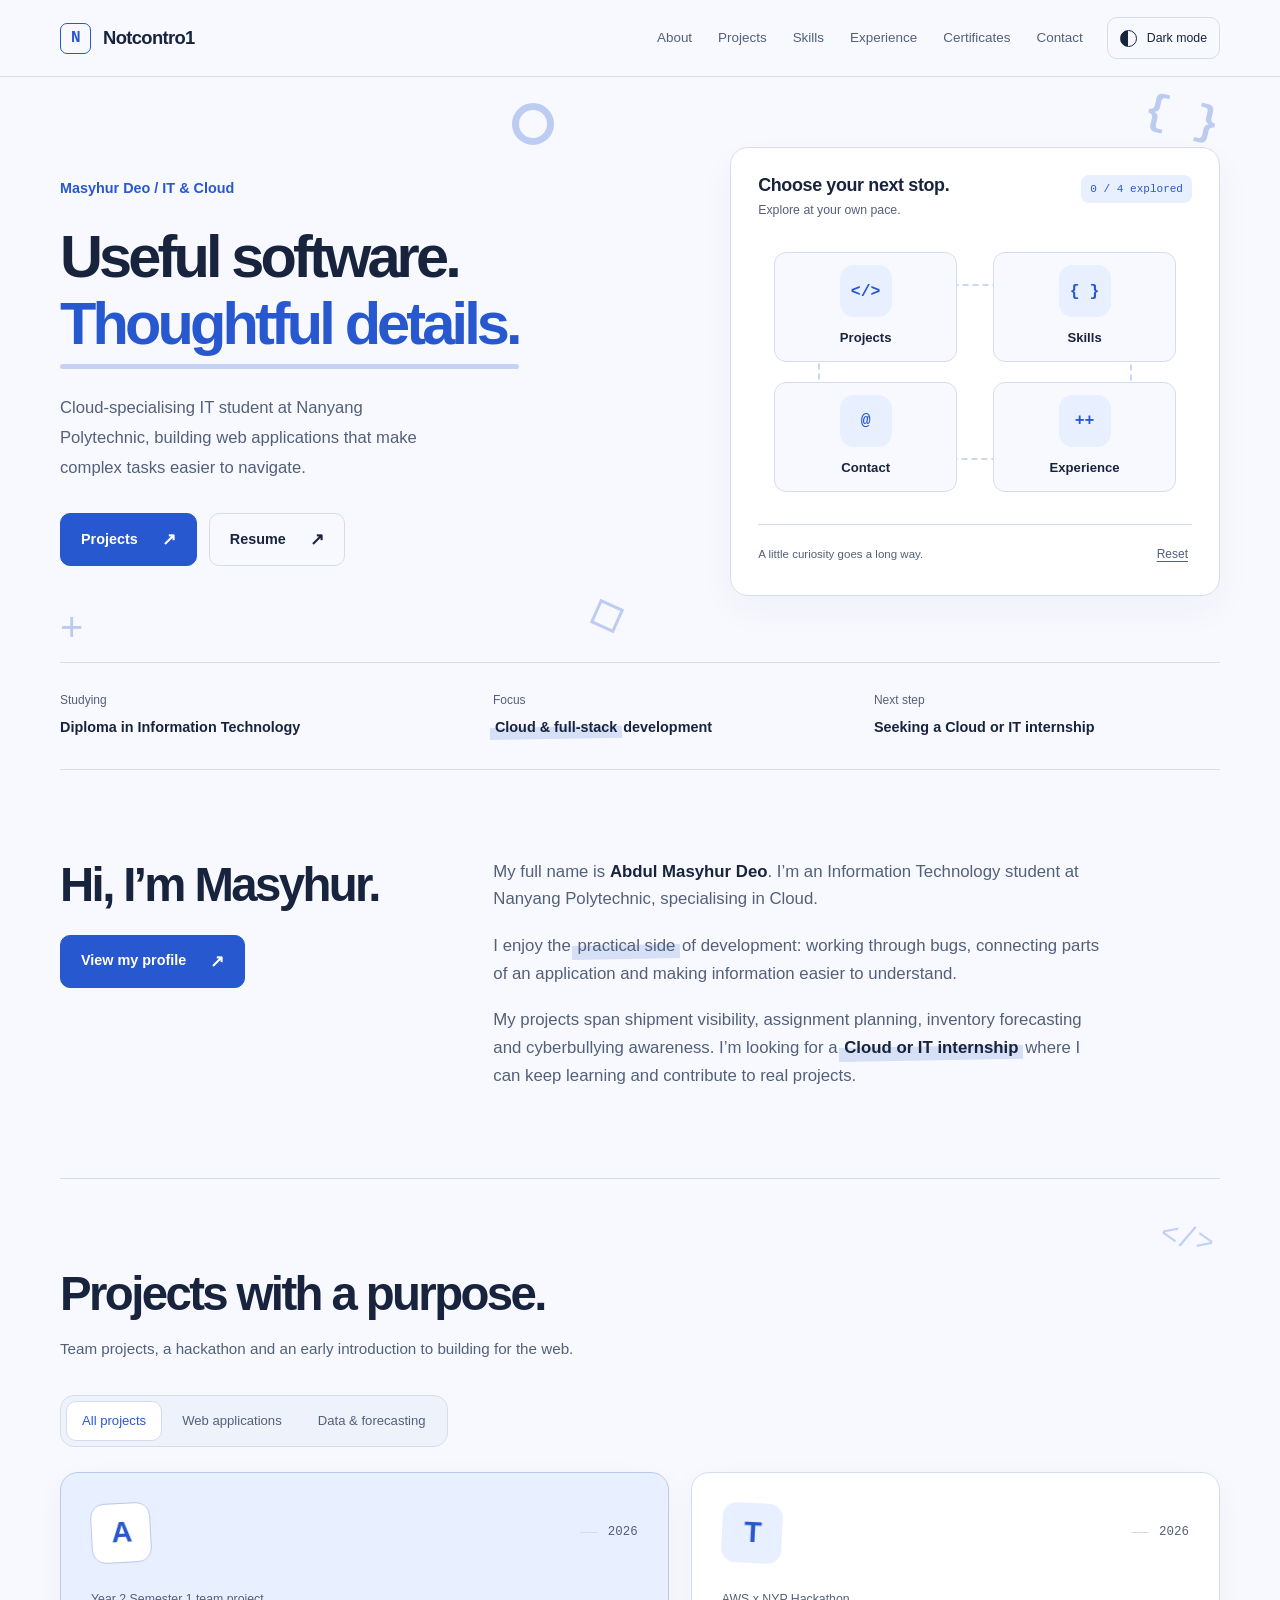
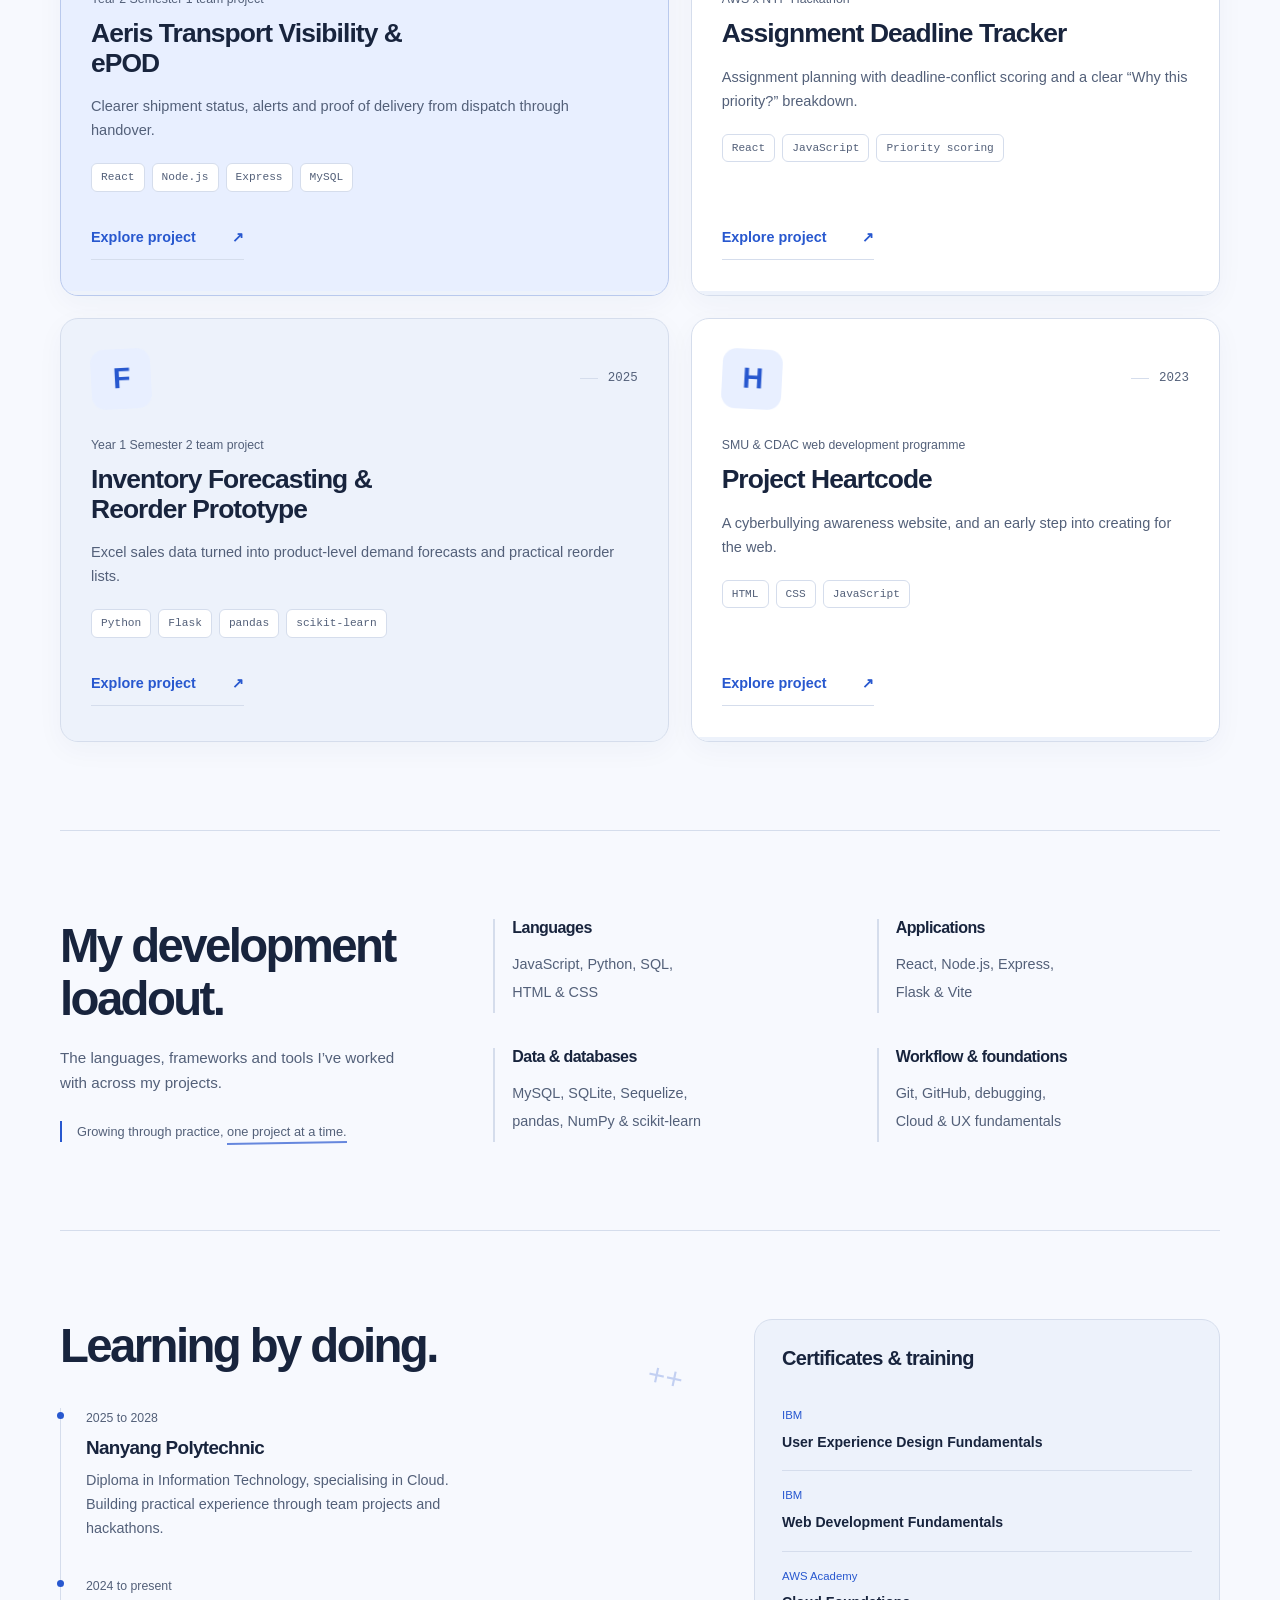
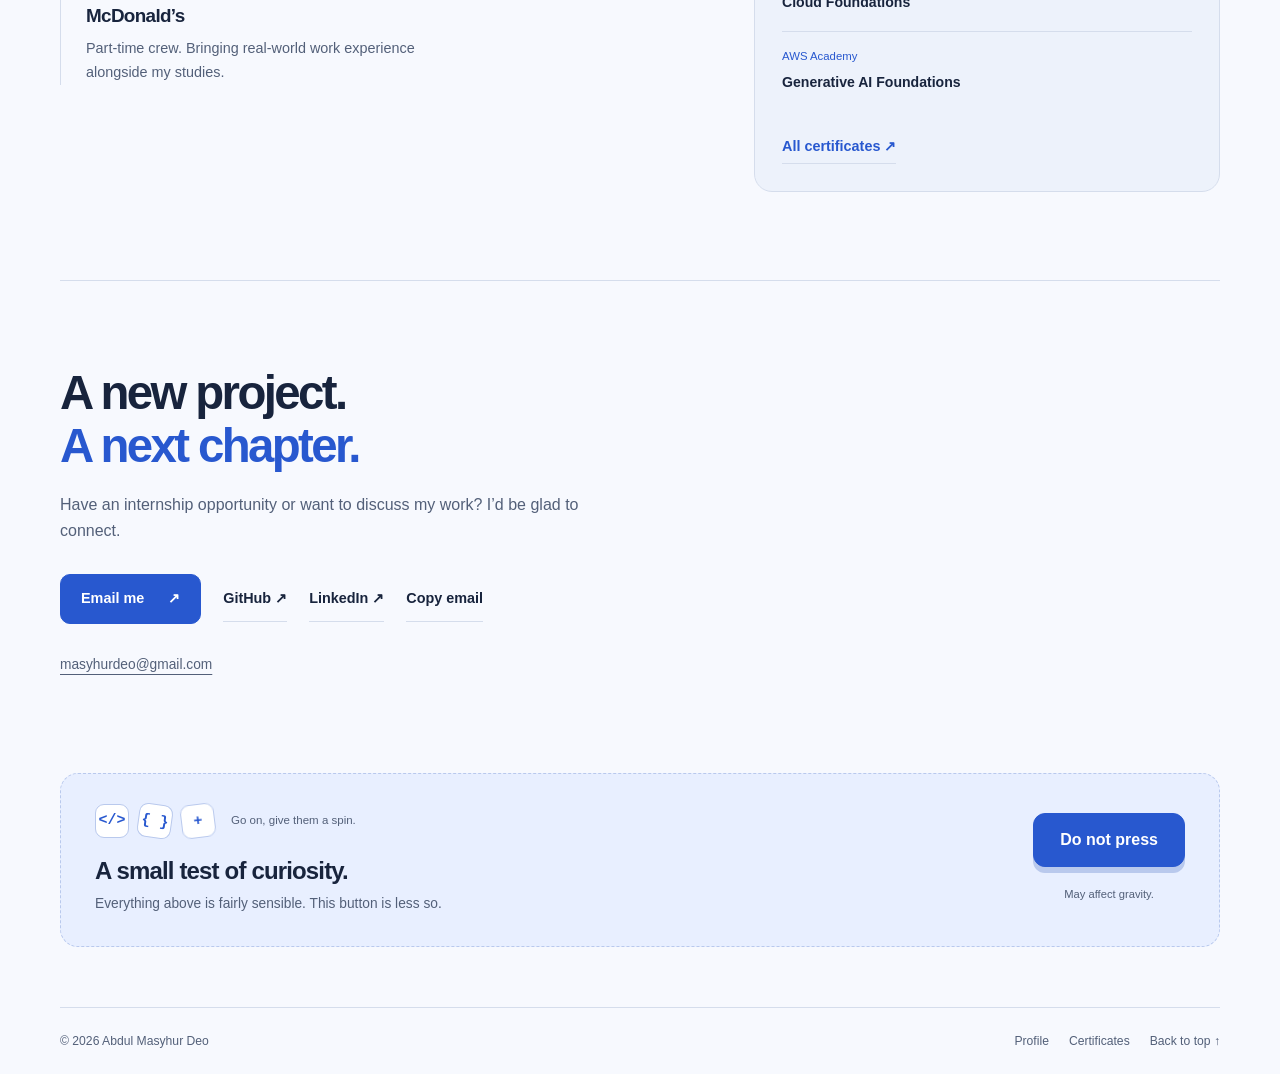
<file: index.html>
<!doctype html>
<html lang="en" data-theme="light">
<head>
  <meta charset="utf-8">
  <meta name="viewport" content="width=device-width, initial-scale=1">
  <meta name="description" content="Abdul Masyhur Deo, an Information Technology student at Nanyang Polytechnic specialising in Cloud. Full-stack, data and web projects.">
  <meta name="theme-color" content="#f7f9fe">
  <title>Masyhur Deo | IT &amp; Cloud Portfolio</title>
  <script>
    // A fresh visitor always starts in light mode. This new key retires
    // earlier system-derived preferences; deliberate choices still persist.
    try { document.documentElement.dataset.theme = localStorage.getItem('md-theme-v2') === 'dark' ? 'dark' : 'light'; }
    catch { document.documentElement.dataset.theme = 'light'; }
  </script>
  <link rel="stylesheet" href="style.css">
  <link rel="stylesheet" href="gravity.css">
</head>
<body data-page="home">
  <a class="skip" href="#main">Skip to content</a>
  <header>
    <div class="wrap header-inner">
      <a class="brand" href="profile.html" aria-label="Notcontro1 profile"><span class="brand-mark" aria-hidden="true">N</span>Notcontro1<span class="sr-only">, Masyhur Deo</span></a>
      <nav id="navigation" aria-label="Main navigation"><a href="#about">About</a><a href="#projects">Projects</a><a href="#skills">Skills</a><a href="#experience">Experience</a><a href="certificates.html">Certificates</a><a href="#contact">Contact</a></nav>
      <button class="icon-button theme-control" id="theme-toggle" type="button" aria-label="Switch colour theme" title="Switch colour theme"><span class="theme-symbol" aria-hidden="true"></span><span class="theme-label" aria-hidden="true">Dark mode</span></button>
      <button class="icon-button menu-button" id="menu-toggle" type="button" aria-expanded="false" aria-controls="navigation">Menu</button>
    </div>
  </header>
  <main id="main">
    <section class="wrap hero" id="home" aria-labelledby="hero-title">
      <div class="ambient" aria-hidden="true"><span class="ambient-shape ambient-ring"></span><span class="ambient-shape ambient-diamond"></span><span class="ambient-shape ambient-brace">{ }</span><span class="ambient-shape ambient-plus">+</span></div>
      <div class="hero-copy">
        <div class="hero-intro">Masyhur Deo / IT &amp; Cloud</div>
        <h1 id="hero-title">Useful software.<span>Thoughtful details.</span></h1>
        <p>Cloud-specialising IT student at Nanyang Polytechnic, building web applications that make complex tasks easier to navigate.</p>
        <div class="hero-actions"><a class="button primary" href="#projects">Projects <span class="arrow" aria-hidden="true">↗</span></a><button class="button" type="button" id="resume-open">Resume <span class="arrow" aria-hidden="true">↗</span></button></div>
      </div>
      <aside class="route" aria-labelledby="route-title">
        <div class="route-heading"><div><h2 id="route-title">Choose your next stop.</h2><p>Explore at your own pace.</p></div><span class="route-count mono" id="route-count">0 / 4 explored</span></div>
        <div class="route-map" aria-label="Portfolio exploration map">
          <a class="map-stop" href="#projects" data-stop="projects" style="--i:0"><span class="stop-icon" aria-hidden="true">&lt;/&gt;</span><span>Projects</span></a>
          <a class="map-stop" href="#skills" data-stop="skills" style="--i:1"><span class="stop-icon" aria-hidden="true">{ }</span><span>Skills</span></a>
          <a class="map-stop" href="#experience" data-stop="experience" style="--i:2"><span class="stop-icon" aria-hidden="true">++</span><span>Experience</span></a>
          <a class="map-stop" href="#contact" data-stop="contact" style="--i:3"><span class="stop-icon" aria-hidden="true">@</span><span>Contact</span></a>
        </div>
        <div class="route-footer"><span id="route-message">A little curiosity goes a long way.</span><button id="reset-progress" type="button" aria-label="Reset exploration progress">Reset</button></div>
      </aside>
    </section>
    <div class="wrap intro-strip" aria-label="At a glance"><div><span>Studying</span><strong>Diploma in Information Technology</strong></div><div><span>Focus</span><strong><mark class="scroll-highlight">Cloud &amp; full-stack</mark> development</strong></div><div><span>Next step</span><strong>Seeking a Cloud or IT internship</strong></div></div>
    <section class="wrap content-section" id="about" aria-labelledby="about-title">
      <div class="about-layout">
        <div class="about-intro reveal">
          <h2 id="about-title" data-typewriter>Hi, I’m Masyhur.</h2>
          <a class="button primary" href="profile.html">View my profile <span class="arrow" aria-hidden="true">&nearr;</span></a>
        </div>
        <div class="about-copy reveal">
          <p>My full name is <strong>Abdul Masyhur Deo</strong>. I’m an Information Technology student at Nanyang Polytechnic, specialising in Cloud.</p>
          <p>I enjoy the <mark class="scroll-highlight">practical side</mark> of development: working through bugs, connecting parts of an application and making information easier to understand.</p>
          <p>My projects span shipment visibility, assignment planning, inventory forecasting and cyberbullying awareness. I’m looking for a <strong><mark class="scroll-highlight">Cloud or IT internship</mark></strong> where I can keep learning and contribute to real projects.</p>
        </div>
      </div>
    </section>
    <section class="wrap content-section" id="projects" data-explore aria-labelledby="projects-title">
      <span class="section-object" aria-hidden="true">&lt;/&gt;</span><div class="section-heading reveal"><h2 id="projects-title" data-typewriter>Projects with a purpose.</h2><p>Team projects, a hackathon and an early introduction to building for the web.</p></div>
      <div class="filter-bar" role="group" aria-label="Filter projects"><span class="filter-indicator" aria-hidden="true"></span><button class="filter-button" type="button" data-filter="all" aria-pressed="true">All projects</button><button class="filter-button" type="button" data-filter="web" aria-pressed="false">Web applications</button><button class="filter-button" type="button" data-filter="data" aria-pressed="false">Data &amp; forecasting</button></div>
      <p class="sr-only" id="filter-status" role="status" aria-live="polite"></p>
      <div class="projects-grid">
        <article class="project reveal" data-category="web" data-id="aeris"><div class="project-top"><span class="project-mark" aria-hidden="true">A</span><span class="mono project-year project-index">2026</span></div><div class="project-role">Year 2 Semester 1 team project</div><h3>Aeris Transport Visibility &amp; ePOD</h3><p>Clearer shipment status, alerts and proof of delivery from dispatch through handover.</p><ul class="tags" aria-label="Technologies"><li>React</li><li>Node.js</li><li>Express</li><li>MySQL</li></ul><button class="text-link" type="button" data-project="aeris" aria-haspopup="dialog">Explore project <span aria-hidden="true">↗</span></button></article>
        <article class="project reveal" data-category="web" data-id="tracker"><div class="project-top"><span class="project-mark" aria-hidden="true">T</span><span class="mono project-year project-index">2026</span></div><div class="project-role">AWS x NYP Hackathon</div><h3>Assignment Deadline Tracker</h3><p>Assignment planning with deadline-conflict scoring and a clear “Why this priority?” breakdown.</p><ul class="tags" aria-label="Technologies"><li>React</li><li>JavaScript</li><li>Priority scoring</li></ul><button class="text-link" type="button" data-project="tracker" aria-haspopup="dialog">Explore project <span aria-hidden="true">↗</span></button></article>
        <article class="project reveal" data-category="data" data-id="inventory"><div class="project-top"><span class="project-mark" aria-hidden="true">F</span><span class="mono project-year project-index">2025</span></div><div class="project-role">Year 1 Semester 2 team project</div><h3>Inventory Forecasting &amp; Reorder Prototype</h3><p>Excel sales data turned into product-level demand forecasts and practical reorder lists.</p><ul class="tags" aria-label="Technologies"><li>Python</li><li>Flask</li><li>pandas</li><li>scikit-learn</li></ul><button class="text-link" type="button" data-project="inventory" aria-haspopup="dialog">Explore project <span aria-hidden="true">↗</span></button></article>
        <article class="project reveal" data-category="web" data-id="heartcode"><div class="project-top"><span class="project-mark" aria-hidden="true">H</span><span class="mono project-year project-index">2023</span></div><div class="project-role">SMU &amp; CDAC web development programme</div><h3>Project Heartcode</h3><p>A cyberbullying awareness website, and an early step into creating for the web.</p><ul class="tags" aria-label="Technologies"><li>HTML</li><li>CSS</li><li>JavaScript</li></ul><button class="text-link" type="button" data-project="heartcode" aria-haspopup="dialog">Explore project <span aria-hidden="true">↗</span></button></article>
      </div>
    </section>
    <section class="wrap content-section" id="skills" data-explore aria-labelledby="skills-title">
      <div class="skills-layout"><div class="skills-intro reveal"><h2 id="skills-title" data-typewriter>My development loadout.</h2><p>The languages, frameworks and tools I’ve worked with across my projects.</p><div class="skills-note">Growing through practice, <span class="draw-underline">one project at a time.</span></div></div><div class="skills-groups"><div class="skill-group reveal"><h3>Languages</h3><p>JavaScript, Python, SQL,<br>HTML &amp; CSS</p></div><div class="skill-group reveal"><h3>Applications</h3><p>React, Node.js, Express,<br>Flask &amp; Vite</p></div><div class="skill-group reveal"><h3>Data &amp; databases</h3><p>MySQL, SQLite, Sequelize,<br>pandas, NumPy &amp; scikit-learn</p></div><div class="skill-group reveal"><h3>Workflow &amp; foundations</h3><p>Git, GitHub, debugging,<br>Cloud &amp; UX fundamentals</p></div></div></div>
    </section>
    <section class="wrap content-section" id="experience" data-explore aria-labelledby="experience-title">
      <div class="experience-layout"><div class="reveal"><span class="section-object" aria-hidden="true">++</span><h2 id="experience-title">Learning by doing.</h2><div class="timeline"><article class="timeline-item"><time>2025 to 2028</time><h3>Nanyang Polytechnic</h3><p>Diploma in Information Technology, specialising in Cloud. Building practical experience through team projects and hackathons.</p></article><article class="timeline-item"><time>2024 to present</time><h3>McDonald’s</h3><p>Part-time crew. Bringing real-world work experience alongside my studies.</p></article></div></div><aside class="training reveal" aria-labelledby="training-title"><h3 id="training-title">Certificates &amp; training</h3><ul class="training-list"><li><span>IBM</span><strong>User Experience Design Fundamentals</strong></li><li><span>IBM</span><strong>Web Development Fundamentals</strong></li><li><span>AWS Academy</span><strong>Cloud Foundations</strong></li><li><span>AWS Academy</span><strong>Generative AI Foundations</strong></li></ul><a class="text-link" href="certificates.html">All certificates <span aria-hidden="true">↗</span></a></aside></div>
    </section>
    <section class="wrap contact" id="contact" data-explore aria-labelledby="contact-title"><h2 class="reveal" id="contact-title">A new project.<br><span>A next chapter.</span></h2><p class="reveal">Have an internship opportunity or want to discuss my work? I’d be glad to connect.</p><div class="contact-actions reveal"><a class="button primary" href="mailto:masyhurdeo@gmail.com">Email me <span aria-hidden="true">↗</span></a><a class="text-link" href="https://github.com/masyhurdeo" target="_blank" rel="noopener noreferrer">GitHub <span aria-hidden="true">↗</span><span class="sr-only"> (opens in a new tab)</span></a><a class="text-link" href="https://www.linkedin.com/in/masyhur-deo-5b10a5367" target="_blank" rel="noopener noreferrer">LinkedIn <span aria-hidden="true">↗</span><span class="sr-only"> (opens in a new tab)</span></a><button class="text-link" type="button" id="copy-email">Copy email</button></div><a class="contact-email" href="mailto:masyhurdeo@gmail.com">masyhurdeo@gmail.com</a></section>
    <section class="wrap mischief" aria-labelledby="mischief-title">
      <div class="mischief-inner reveal">
        <div>
          <div class="toy-shelf" aria-label="A few things to play with">
            <button class="toy" type="button" data-toy aria-label="Spin the code block" title="Give it a spin">&lt;/&gt;</button>
            <button class="toy" type="button" data-toy aria-label="Spin the bracket block" title="Give it a spin">{ }</button>
            <button class="toy" type="button" data-toy aria-label="Spin the plus block" title="Give it a spin">+</button>
            <span class="toy-hint">Go on, give them a spin.</span>
          </div>
          <h2 id="mischief-title">A small test of curiosity.</h2>
          <p>Everything above is fairly sensible. This button is less so.</p>
        </div>
        <div class="mischief-action"><button class="danger-button" id="do-not-press" type="button" aria-haspopup="dialog">Do not press</button><small>May affect gravity.</small></div>
      </div>
    </section>

  </main>
  <footer class="wrap"><span>© <span id="year">2026</span> Abdul Masyhur Deo</span><div class="footer-links"><a href="profile.html">Profile</a><a href="certificates.html">Certificates</a><a href="#home">Back to top ↑</a></div></footer>
  <dialog id="project-dialog" aria-labelledby="dialog-title"><div class="dialog-bar"><span id="dialog-context">Project details</span><button class="icon-button" type="button" data-close aria-label="Close project details">×</button></div><div class="dialog-body" id="project-body"></div></dialog>
  <dialog id="resume-dialog" aria-labelledby="resume-title"><div class="dialog-bar"><span>Resume overview</span><button class="icon-button" type="button" data-close aria-label="Close resume">×</button></div><div class="dialog-body"><h2 id="resume-title">Abdul Masyhur Deo</h2><p>Information Technology / Cloud</p><h3>Profile</h3><p>Nanyang Polytechnic IT diploma student specialising in Cloud, with full-stack web project experience using React, Node.js, Express and MySQL. Seeking a Cloud or IT internship.</p><h3>Education &amp; experience</h3><ul><li>Nanyang Polytechnic: Diploma in Information Technology, 2025 to 2028.</li><li>McDonald’s: Part-time crew, 2024 to present.</li></ul><h3>Selected work</h3><p>Aeris Transport Visibility &amp; ePOD, Assignment Deadline Tracker, Inventory Forecasting &amp; Reorder Prototype, and Project Heartcode.</p><div class="dialog-actions"><button class="button primary" type="button" id="print-resume">Print / save PDF <span aria-hidden="true">↗</span></button><a class="button" href="mailto:masyhurdeo@gmail.com">Email me</a></div><p class="source-note">Use your browser’s print dialog to save a clean, text-based resume as PDF.</p></div></dialog>
  <dialog id="chaos-dialog" aria-labelledby="chaos-title" aria-describedby="chaos-description">
    <div class="chaos-stage" id="chaos-stage" aria-hidden="true"></div>
    <div class="chaos-recovery">
      <div><h2 id="chaos-title">You pressed it.</h2><p id="chaos-description">Pick up a piece, move it around, and let go.</p><p class="chaos-status" id="chaos-status" role="status" aria-live="polite">Gravity is ready when you are.</p></div>
      <div class="chaos-actions"><button class="button" type="button" id="nudge-pieces">Nudge pieces</button><button class="button primary" type="button" id="rebuild-site">Put it back together <span aria-hidden="true">↗</span></button></div>
      <small>Mouse and touch both work. Escape puts the page back together.</small>
    </div>
  </dialog>

  <div class="toast" id="toast" role="status" aria-live="polite" aria-atomic="true"></div>
  <!-- This section appears only when printing. Update it with the visible portfolio. -->
  <article id="resume-sheet" aria-label="Printable resume">
    <h1>Abdul Masyhur Deo</h1><p>INFORMATION TECHNOLOGY / CLOUD</p><p>Email: masyhurdeo@gmail.com | GitHub: github.com/masyhurdeo</p><p>Information Technology diploma student at Nanyang Polytechnic specialising in Cloud, with project experience in full-stack web development using React, Node.js, Express and MySQL. Brings practical debugging, teamwork and real-world experience from group projects, robotics and part-time work. Seeking a Cloud or IT internship.</p>
    <h2>EDUCATION</h2><p><strong>Nanyang Polytechnic</strong> | 2025 to 2028<br>Diploma in Information Technology, Cloud specialisation</p>
    <h2>SKILLS</h2><p>JavaScript, Python, SQL, HTML, CSS, React, Node.js, Express, Flask, MySQL, SQLite, Git, GitHub, Vite, Sequelize, pandas, NumPy and scikit-learn.</p>
    <h2>PROJECT EXPERIENCE</h2>
    <div class="print-item"><h3>Aeris Transport Visibility &amp; ePOD Module | 2026</h3><p>Year 2 Semester 1 team project. React, Vite, Node.js, Express, MySQL, Sequelize.</p><ul><li>Helped develop shipment visibility and proof of delivery from dispatch through handover.</li><li>Worked on shipment dashboards, alerts and proof of delivery screens.</li><li>Collaborated via GitHub and resolved integration, styling and build issues.</li></ul></div>
    <div class="print-item"><h3>Assignment Deadline Tracker | 2026</h3><p>AWS x NYP Hackathon. React, JavaScript.</p><ul><li>Contributed to assignment organisation based on deadline and workload.</li><li>Worked on deadline-conflict scoring and a “Why this priority?” breakdown.</li></ul></div>
    <div class="print-item"><h3>Inventory Forecasting &amp; Reorder Prototype | 2025</h3><p>Year 1 Semester 2 team project. Python, Flask, pandas, NumPy, scikit-learn.</p><ul><li>Worked on a prototype processing Excel sales data with linear regression to forecast product demand.</li><li>Included product and status filters, alert levels and CSV reorder lists.</li></ul></div>
    <div class="print-item"><h3>Project Heartcode | 2023</h3><p>HTML, CSS, JavaScript. A cyberbullying awareness website through a programme organised by SMU and CDAC.</p></div>
    <h2>WORK EXPERIENCE</h2><p><strong>McDonald’s</strong> | Part-time crew | 2024 to present</p>
    <h2>CERTIFICATES &amp; TRAINING</h2><p>IBM User Experience Design Fundamentals; IBM Web Development Fundamentals; AWS Academy Cloud Foundations; AWS Academy Generative AI Foundations.</p>
  </article>
  <noscript><p class="wrap" style="padding-block:20px">Projects, skills and contact details are available above. Enable JavaScript for project details, filters and exploration badges.</p></noscript>
  <script src="site.js"></script>
  <script src="home.js"></script>
  <script src="playful.js"></script>
  <script src="vendor/matter.min.js"></script>
  <script src="physics-world.js"></script>
  <script src="gravity.js"></script>
</body>
</html>
</file>
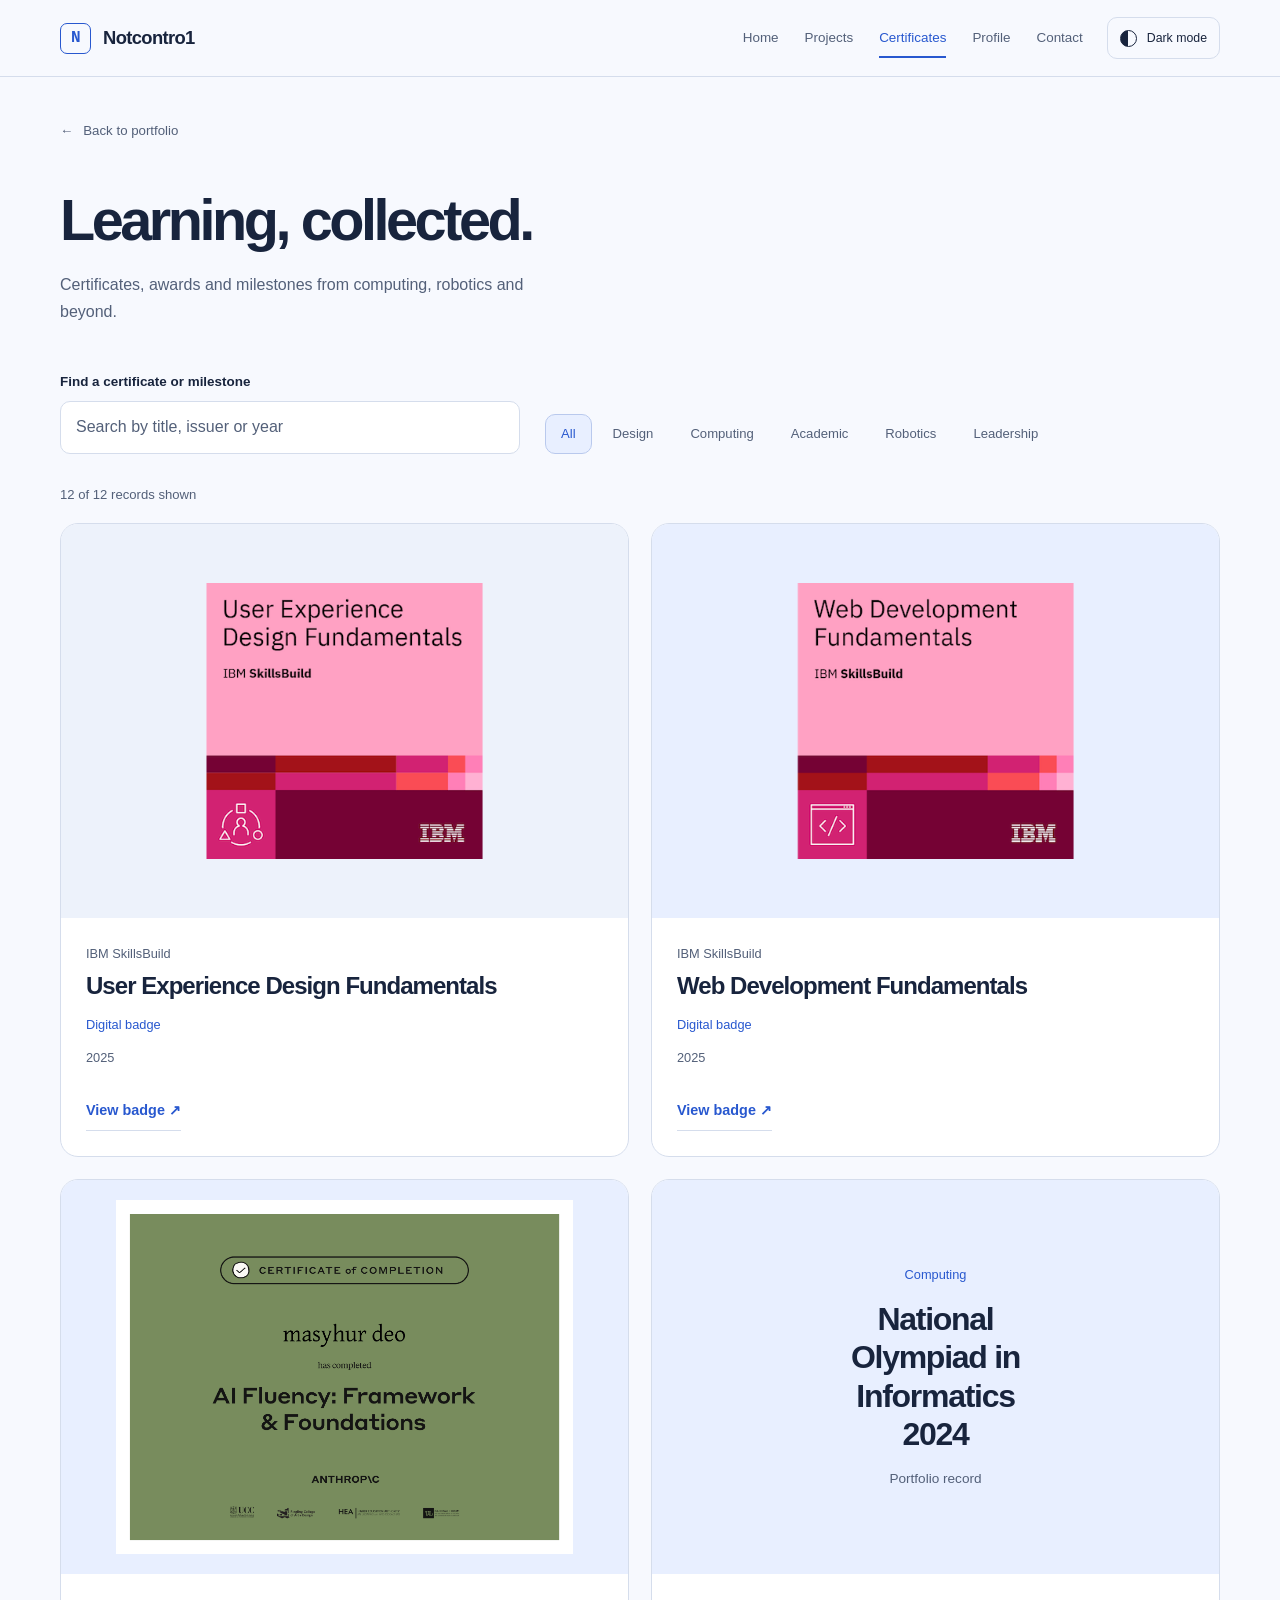
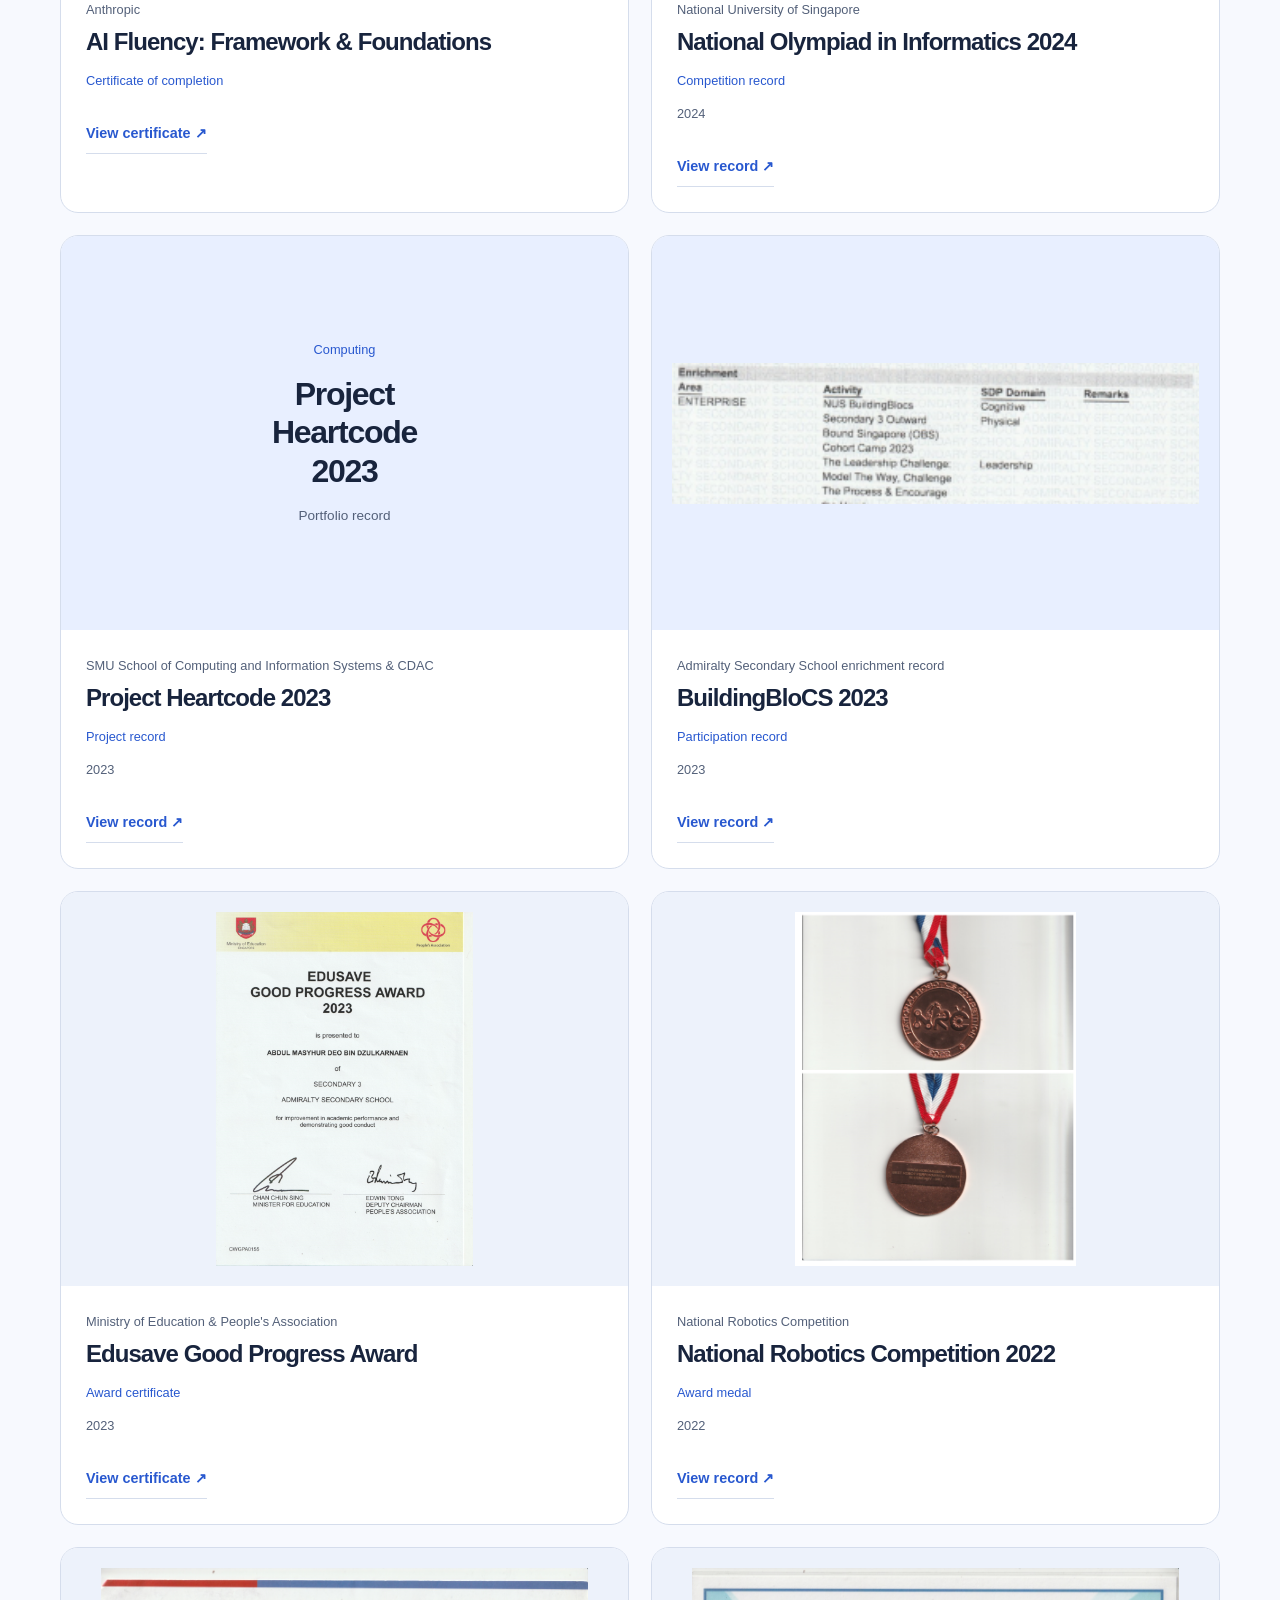
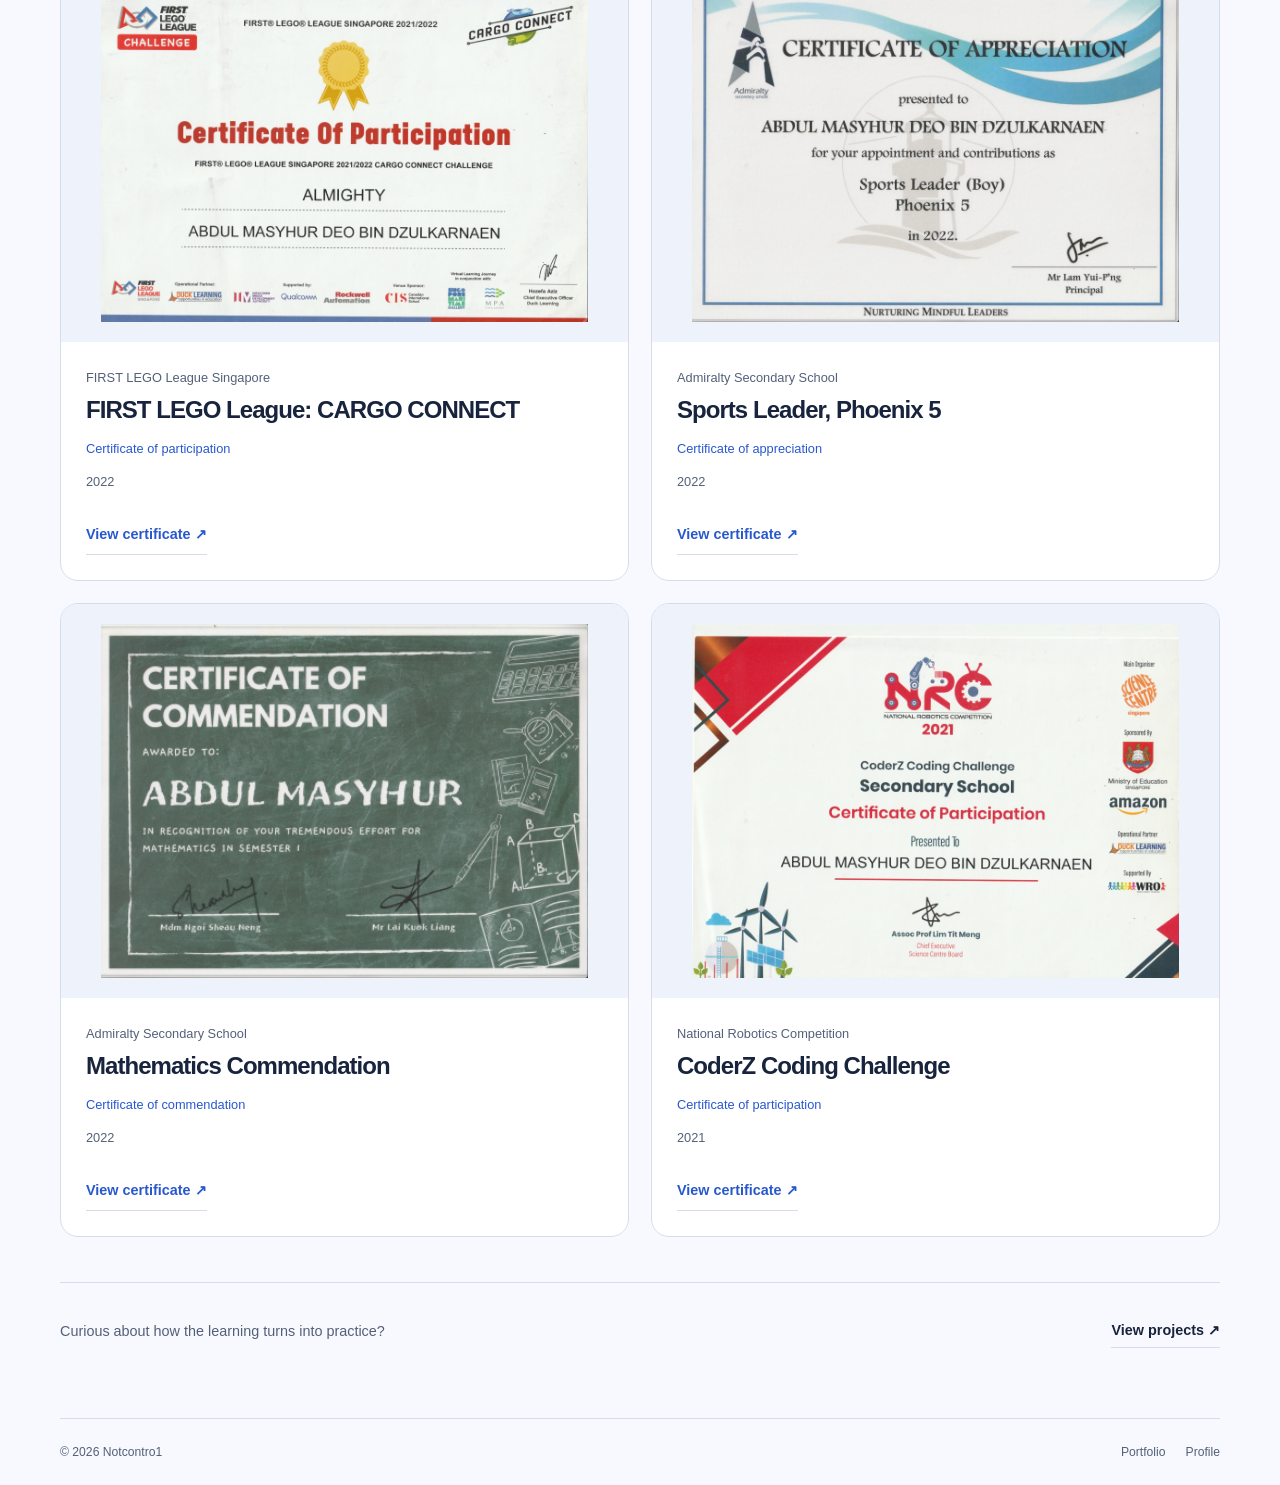
<file: certificates.html>
<!doctype html>
<html lang="en" data-theme="light">
<head>
  <meta charset="utf-8">
  <meta name="viewport" content="width=device-width, initial-scale=1">
  <meta name="description" content="Abdul Masyhur Deo's certificates and milestones in AI, computing, robotics, academics and leadership.">
  <meta name="theme-color" content="#f7f9fe">
  <title>Certificates | Notcontro1</title>
  <script>try { document.documentElement.dataset.theme = localStorage.getItem('md-theme-v2') === 'dark' ? 'dark' : 'light'; } catch { document.documentElement.dataset.theme = 'light'; }</script>
  <link rel="stylesheet" href="style.css">
  <link rel="stylesheet" href="pages.css">
</head>
<body data-page="certificates">
  <a class="skip" href="#main">Skip to content</a>
  <header><div class="wrap header-inner">
    <a class="brand" href="profile.html" aria-label="Notcontro1 profile"><span class="brand-mark" aria-hidden="true">N</span>Notcontro1</a>
    <nav id="navigation" aria-label="Main navigation"><a href="index.html">Home</a><a href="index.html#projects">Projects</a><a href="certificates.html" data-page-link="certificates">Certificates</a><a href="profile.html" data-page-link="profile">Profile</a><a href="index.html#contact">Contact</a></nav>
    <button class="icon-button theme-control" id="theme-toggle" type="button" aria-label="Switch to dark mode" title="Switch to dark mode"><span class="theme-symbol" aria-hidden="true"></span><span class="theme-label" aria-hidden="true">Dark mode</span></button>
    <button class="icon-button menu-button" id="menu-toggle" type="button" aria-expanded="false" aria-controls="navigation">Menu</button>
  </div></header>
  <main class="wrap page-shell" id="main">
    <a class="page-back" href="index.html"><span aria-hidden="true">←</span> Back to portfolio</a>
    <div class="page-heading page-arrive"><h1>Learning, collected.</h1><p>Certificates, awards and milestones from computing, robotics and beyond.</p></div>
    <section aria-label="Certificate collection">
      <div id="certificate-controls" class="certificate-controls" hidden>
        <div class="certificate-search-field"><label for="certificate-search">Find a certificate or milestone</label><input type="search" id="certificate-search" placeholder="Search by title, issuer or year" autocomplete="off"></div>
        <div class="certificate-filters" id="certificate-filters" role="group" aria-label="Filter certificates"></div>
      </div>
      <p id="certificate-status" class="collection-count" role="status" aria-live="polite"></p>
      <div id="certificates-empty" class="certificates-empty page-arrive">
        <div class="collection-note"><span class="collection-symbol" aria-hidden="true">[ + ]</span><h2>Nothing on the wall yet.</h2><p>There's room for the milestones to come.</p></div>
        <div class="certificate-placeholder-grid" aria-label="Places for future certificates">
          <div class="certificate-placeholder"><span class="paper-outline" aria-hidden="true"></span><strong>Certificate preview</strong><span>To be added</span></div>
          <div class="certificate-placeholder"><span class="paper-outline" aria-hidden="true"></span><strong>Certificate preview</strong><span>To be added</span></div>
          <div class="certificate-placeholder"><span class="paper-outline" aria-hidden="true"></span><strong>Certificate preview</strong><span>To be added</span></div>
          <div class="certificate-placeholder"><span class="paper-outline" aria-hidden="true"></span><strong>Certificate preview</strong><span>To be added</span></div>
        </div>
      </div>
      <div id="certificate-grid" class="certificate-grid"></div>
      <div id="certificate-no-results" class="certificate-no-results" hidden><h2>No matching records.</h2><p>Try a different title, issuer or category.</p><button id="certificate-clear-search" type="button" class="button">Clear filters</button></div>
    </section>
    <aside class="collection-footer"><p>Curious about how the learning turns into practice?</p><a class="text-link" href="index.html#projects">View projects <span aria-hidden="true">↗</span></a></aside>
    <noscript><p class="source-note">Enable JavaScript to browse the collection, including AI Fluency, robotics certificates, the Edusave award and leadership recognition.</p></noscript>
  </main>
  <footer class="wrap"><span>© <span id="year">2026</span> Notcontro1</span><div class="footer-links"><a href="index.html">Portfolio</a><a href="profile.html">Profile</a></div></footer>
  <dialog id="certificate-dialog" aria-labelledby="certificate-title" aria-describedby="certificate-description"><div class="dialog-bar"><span id="certificate-kind">Certificate details</span><button class="icon-button" id="certificate-close" type="button" aria-label="Close certificate details">×</button></div><div class="dialog-body"><h2 id="certificate-title">Certificate</h2><p id="certificate-issuer"></p><p id="certificate-description" class="certificate-description"></p><p id="certificate-preview-fallback" class="certificate-preview-fallback">A preview image has not been added.</p><img id="certificate-preview" class="certificate-preview" alt="" hidden><div class="dialog-actions" id="certificate-links"></div></div></dialog>
  <script src="site.js"></script>
  <script src="certificates-data.js"></script>
  <script src="certificates.js"></script>
</body>
</html>
</file>
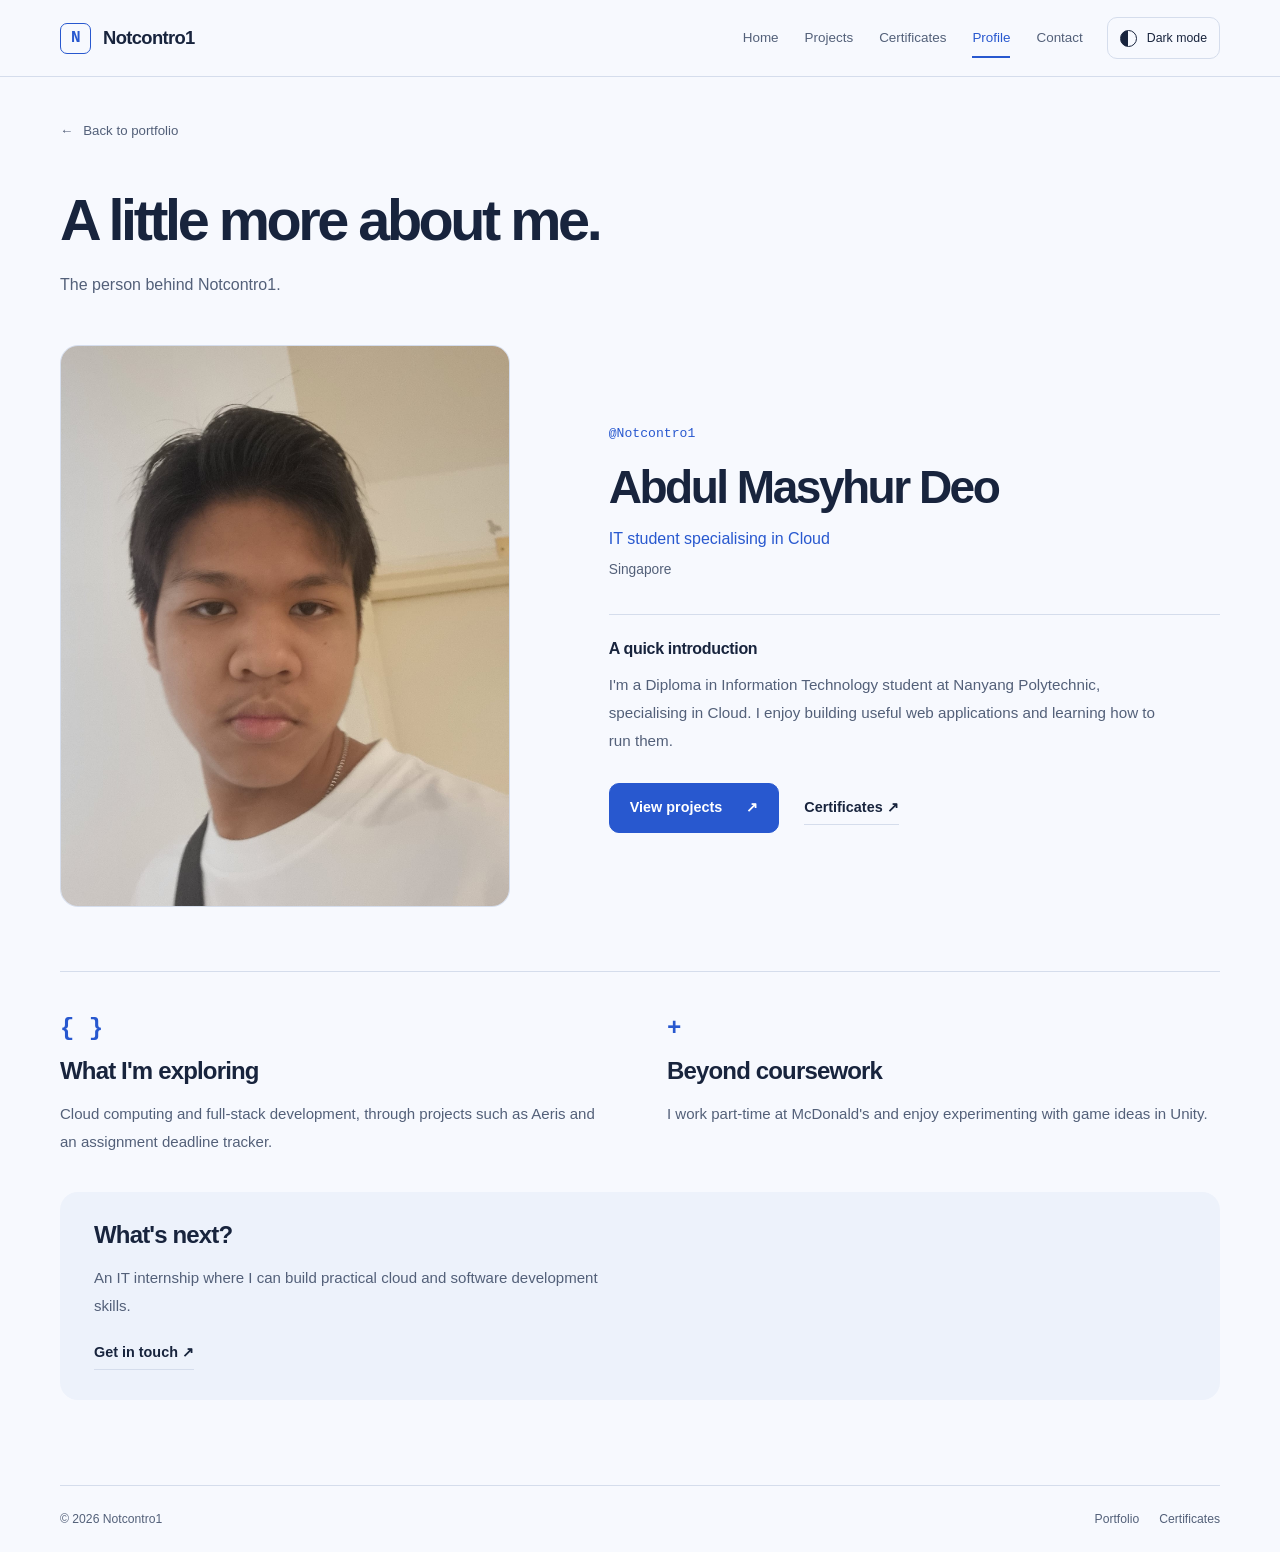
<file: profile.html>
<!doctype html>
<html lang="en" data-theme="light">
<head>
  <meta charset="utf-8">
  <meta name="viewport" content="width=device-width, initial-scale=1">
  <meta name="description" content="Meet Abdul Masyhur Deo, an NYP Information Technology student specialising in Cloud, with interests in web development and Unity.">
  <meta name="theme-color" content="#f7f9fe">
  <title>Profile | Notcontro1</title>
  <script>try { document.documentElement.dataset.theme = localStorage.getItem('md-theme-v2') === 'dark' ? 'dark' : 'light'; } catch { document.documentElement.dataset.theme = 'light'; }</script>
  <link rel="stylesheet" href="style.css">
  <link rel="stylesheet" href="pages.css">
</head>
<body data-page="profile">
  <a class="skip" href="#main">Skip to content</a>
  <header><div class="wrap header-inner">
    <a class="brand" href="profile.html" aria-label="Notcontro1 profile"><span class="brand-mark" aria-hidden="true">N</span>Notcontro1</a>
    <nav id="navigation" aria-label="Main navigation"><a href="index.html">Home</a><a href="index.html#projects">Projects</a><a href="certificates.html" data-page-link="certificates">Certificates</a><a href="profile.html" data-page-link="profile">Profile</a><a href="index.html#contact">Contact</a></nav>
    <button class="icon-button theme-control" id="theme-toggle" type="button" aria-label="Switch to dark mode" title="Switch to dark mode"><span class="theme-symbol" aria-hidden="true"></span><span class="theme-label" aria-hidden="true">Dark mode</span></button>
    <button class="icon-button menu-button" id="menu-toggle" type="button" aria-expanded="false" aria-controls="navigation">Menu</button>
  </div></header>
  <main class="wrap page-shell" id="main">
    <a class="page-back" href="index.html"><span aria-hidden="true">←</span> Back to portfolio</a>
    <div class="page-heading page-arrive"><h1>A little more about me.</h1><p>The person behind Notcontro1.</p></div>
    <section class="profile-layout page-arrive" aria-labelledby="profile-name">
      <figure class="profile-photo-frame">
        <div class="photo-placeholder" id="photo-placeholder" role="img" aria-label="Placeholder for a profile photo">
          <span class="portrait-outline" aria-hidden="true"><span></span></span>
          <strong>Your photo here</strong><span>A face to go with the name.</span>
        </div>
        <img id="profile-photo" alt="Profile photo" width="720" height="900" hidden>
      </figure>
      <div class="profile-introduction">
        <span class="profile-handle">@Notcontro1</span>
        <h2 id="profile-name" data-profile="name">Abdul Masyhur Deo</h2>
        <p class="profile-role" data-profile="role">IT student specialising in Cloud</p>
        <p class="profile-location" data-profile="location">Singapore</p>
        <div class="profile-bio"><h3>A quick introduction</h3><p data-profile="introduction">I'm a Diploma in Information Technology student at Nanyang Polytechnic, specialising in Cloud. I enjoy building useful web applications and learning how to run them.</p></div>
        <div class="profile-links"><a class="button primary" href="index.html#projects">View projects <span aria-hidden="true">↗</span></a><a class="text-link" href="certificates.html">Certificates <span aria-hidden="true">↗</span></a></div>
      </div>
    </section>
    <section class="profile-notes" aria-label="A few more things about me">
      <article><span class="note-symbol" aria-hidden="true">{ }</span><h2>What I'm exploring</h2><p data-profile="exploring">Cloud computing and full-stack development, through projects such as Aeris and an assignment deadline tracker.</p></article>
      <article><span class="note-symbol" aria-hidden="true">+</span><h2>Beyond coursework</h2><p data-profile="outside">I work part-time at McDonald's and enjoy experimenting with game ideas in Unity.</p></article>
      <article class="profile-next"><h2>What's next?</h2><p data-profile="next">An IT internship where I can build practical cloud and software development skills.</p><a class="text-link" href="index.html#contact">Get in touch <span aria-hidden="true">↗</span></a></article>
    </section>
  </main>
  <footer class="wrap"><span>© <span id="year">2026</span> Notcontro1</span><div class="footer-links"><a href="index.html">Portfolio</a><a href="certificates.html">Certificates</a></div></footer>
  <script src="site.js"></script>
  <script src="profile-data.js"></script>
  <script src="profile.js"></script>
</body>
</html>
</file>
<file: style.css>
/* Native CSS. Optional playground uses vendored Matter.js. DESIGN_VARIANCE:6 / MOTION_INTENSITY:6 / VISUAL_DENSITY:4.
       Blue accent in light mode, red in dark mode. Readability comes first.
       Radius: panels 18px, controls 10px, circular map nodes.
       Layers: header 10, toast 20; native dialogs use the browser top layer. */
    :root { color-scheme:light; --bg:#f7f9fe; --panel:#ffffff; --raised:#edf2fb; --text:#18243d; --muted:#536079; --line:#d5ddec; --accent:#2858cf; --accent-text:#ffffff; --tint:#e8efff; --accent-line:#b9c9ed; --shadow-color:#2639610a; --shadow:0 12px 40px #26396110; --radius:18px; --ease:cubic-bezier(.2,.8,.2,1); font-family:'Segoe UI','Helvetica Neue',Arial,sans-serif; background:var(--bg); color:var(--text); }
    :root[data-theme="dark"] { color-scheme:dark; --bg:#191719; --panel:#221e21; --raised:#2e272b; --text:#f5eff1; --muted:#c3b4ba; --line:#4b3b42; --accent:#f07878; --accent-text:#301315; --tint:#3c252b; --accent-line:#815052; --shadow-color:#12080c22; --shadow:0 12px 40px #12080c22; }
    *,*::before,*::after { box-sizing:border-box; }
    html { scroll-behavior:smooth; scroll-padding-top:105px; }
    body { margin:0; line-height:1.65; }
    button,input,textarea { font:inherit; }
    button,a { -webkit-tap-highlight-color:transparent; }
    a { color:inherit; text-decoration-thickness:1px; text-underline-offset:5px; }
    button { color:inherit; cursor:pointer; }
    a:focus-visible,button:focus-visible,summary:focus-visible { outline:3px solid var(--accent); outline-offset:5px; }
    button,.button { transition:transform .22s var(--ease),background-color .22s,border-color .22s,color .22s; }
    button:active,.button:active { transform:scale(.98); }
    h1,h2,h3,h4,p { margin:0; }
    h1,h2,h3,h4 { line-height:1.12; font-weight:650; }
    h1 { font-size:clamp(2.55rem,4.65vw,4.2rem); letter-spacing:-.065em; }
    h2 { font-size:clamp(2rem,3.7vw,3.15rem); letter-spacing:-.055em; }
    h3 { font-size:1.6rem; letter-spacing:-.035em; }
    p { max-width:65ch; }
    ::selection { background:var(--accent); color:var(--accent-text); }
    [hidden] { display:none!important; }
    .wrap { width:min(1160px,calc(100% - 80px)); margin-inline:auto; }
    .mono { font-family:Consolas,'SFMono-Regular',monospace; font-size:.78rem; }
    .skip { position:fixed; left:16px; top:-90px; z-index:30; background:var(--accent); color:var(--accent-text); padding:10px 18px; }
    .skip:focus { top:12px; }
    .button { display:inline-flex; align-items:center; justify-content:center; gap:24px; min-height:48px; padding:12px 20px; border:1px solid var(--line); border-radius:10px; text-decoration:none; font-size:.9rem; font-weight:600; white-space:nowrap; background:transparent; }
    .button:hover { background:var(--raised); transform:translateY(-2px); }
    .button.primary { background:var(--accent); color:var(--accent-text); border-color:var(--accent); }
    .button.primary:hover { filter:brightness(.95); }
    .arrow { font-family:Arial,sans-serif; font-size:1.15em; }
    .text-link { background:none; border:0; border-bottom:1px solid var(--line); padding:4px 0; text-decoration:none; font-weight:600; font-size:.9rem; }
    .text-link:hover { color:var(--accent); border-color:var(--accent); }
    header { position:sticky; top:0; z-index:10; background:var(--bg); border-bottom:1px solid var(--line); }
    .header-inner { display:flex; align-items:center; gap:24px; min-height:76px; }
    .brand { text-decoration:none; display:inline-flex; align-items:center; gap:12px; margin-right:auto; font-weight:700; letter-spacing:-.035em; font-size:1.15rem; }
    .brand-mark { width:31px; height:31px; border:1px solid var(--accent); color:var(--accent); display:grid; place-items:center; border-radius:7px; font-family:Consolas,monospace; font-size:1rem; }
    nav { display:flex; gap:26px; align-items:center; }
    nav a { position:relative; color:var(--muted); font-size:.84rem; text-decoration:none; }
    nav a::after { content:''; height:2px; position:absolute; bottom:-9px; inset-inline:0; transform:scaleX(0); background:var(--accent); transition:transform .25s var(--ease); }
    nav a:hover,nav a[aria-current="location"] { color:var(--text); }
    nav a[aria-current="location"]::after { transform:scaleX(1); }
    .icon-button { width:42px; height:42px; display:grid; place-items:center; border:1px solid var(--line); border-radius:10px; background:transparent; font-size:1rem; }
    .icon-button:hover { background:var(--raised); }
    .theme-symbol { width:17px; height:17px; border:1.5px solid currentColor; border-radius:50%; background:linear-gradient(90deg,currentColor 50%,transparent 50%); }
    .menu-button { display:none; font-size:.75rem; width:auto; padding:0 12px; }
    .hero { display:grid; grid-template-columns:1.2fr 1fr; align-items:center; gap:64px; padding-block:78px 76px; }
    .hero-intro { margin-bottom:23px; display:flex; align-items:center; gap:10px; color:var(--muted); font-size:.9rem; }
    .status-dot { width:7px; height:7px; border-radius:50%; background:var(--accent); flex:0 0 auto; }
    .hero h1 span { display:block; color:var(--accent); }
    .hero-copy>p { color:var(--muted); max-width:40ch; margin-top:24px; font-size:1.04rem; }
    .hero-actions { display:flex; gap:12px; margin-top:30px; flex-wrap:wrap; }
    .route { border:1px solid var(--line); border-radius:var(--radius); background:var(--panel); padding:25px; position:relative; overflow:hidden; box-shadow:var(--shadow); }
    .route-heading { display:flex; align-items:start; justify-content:space-between; gap:15px; }
    .route-heading h2 { font-size:1rem; letter-spacing:-.02em; }
    .route-heading p { font-size:.77rem; color:var(--muted); margin-top:5px; }
    .route-count { color:var(--accent); border:1px solid var(--line); border-radius:8px; padding:4px 8px; white-space:nowrap; }
    .route-map { display:grid; grid-template-columns:1fr 1fr; gap:31px 40px; padding:38px 16px 28px; position:relative; }
    .route-map::before { content:''; position:absolute; inset:64px 60px 62px; border:1px dashed var(--line); border-radius:45px; pointer-events:none; }
    .map-stop { display:flex; flex-direction:column; align-items:center; gap:9px; text-decoration:none; font-size:.82rem; position:relative; background:var(--panel); border-radius:12px; padding:8px; transition:transform .25s var(--ease); }
    .map-stop:hover { transform:translateY(-5px); }
    .map-stop:nth-child(3) { grid-column:2; grid-row:2; }
    .map-stop:nth-child(4) { grid-column:1; grid-row:2; }
    .stop-icon { width:52px; height:52px; border:1px solid var(--line); border-radius:50%; background:var(--raised); display:grid; place-items:center; font-size:1.03rem; font-family:Consolas,monospace; transition:background-color .25s,color .25s,transform .3s var(--ease); }
    .map-stop:hover .stop-icon { transform:rotate(-7deg); border-color:var(--accent); }
    .map-stop.visited .stop-icon { background:var(--accent); color:var(--accent-text); border-color:var(--accent); }
    .route-footer { border-top:1px solid var(--line); padding-top:16px; display:flex; align-items:center; justify-content:space-between; gap:12px; color:var(--muted); font-size:.75rem; }
    .route-footer button { color:var(--muted); background:none; border:0; padding:4px; text-decoration:underline; text-underline-offset:3px; font-size:.75rem; }
    .intro-strip { display:grid; grid-template-columns:1.15fr 1fr 1fr; padding-block:25px; border-block:1px solid var(--line); gap:35px; }
    .intro-strip span { display:block; color:var(--muted); font-size:.75rem; margin-bottom:3px; }
    .intro-strip strong { font-weight:550; font-size:.9rem; }
    section.content-section { padding-block:95px; border-bottom:1px solid var(--line); }
    .section-heading { margin-bottom:34px; }
    .section-heading p { color:var(--muted); margin-top:16px; font-size:.95rem; }
    .filter-bar { display:flex; gap:8px; margin-bottom:25px; flex-wrap:wrap; }
    .filter-button { border:1px solid transparent; border-radius:10px; padding:8px 17px; font-size:.82rem; background:transparent; color:var(--muted); min-height:42px; }
    .filter-button:hover { background:var(--raised); }
    .filter-button[aria-pressed="true"] { color:var(--text); background:var(--raised); border-color:var(--line); }
    .projects-grid { display:grid; grid-template-columns:1.15fr 1fr; gap:20px; }
    .project { padding:29px; background:var(--panel); border:1px solid var(--line); border-radius:var(--radius); display:flex; flex-direction:column; align-items:start; transition:border-color .25s,transform .3s var(--ease); }
    .project:hover { border-color:var(--accent); transform:translateY(-4px); }
    .project-top { display:flex; align-items:center; justify-content:space-between; width:100%; margin-bottom:29px; }
    .project-mark { display:grid; place-items:center; width:53px; height:53px; border-radius:12px; font-size:1.55rem; font-weight:650; color:var(--accent); background:var(--tint); letter-spacing:-.06em; }
    .project-year { color:var(--muted); }
    .project-role { color:var(--muted); font-size:.77rem; margin-bottom:10px; }
    .project h3 { max-width:23ch; }
    .project p { color:var(--muted); font-size:.91rem; margin-top:16px; }
    .tags { display:flex; flex-wrap:wrap; gap:7px; list-style:none; padding:0; margin:21px 0 26px; }
    .tags li { padding:4px 9px; font-family:Consolas,monospace; font-size:.7rem; border:1px solid var(--line); border-radius:6px; color:var(--muted); }
    .project .text-link { margin-top:auto; }
    .project[data-category="data"] { background:var(--raised); }
    .project[data-id="heartcode"] .project-mark { background:transparent; border:1px solid var(--line); }
    .skills-layout { display:grid; grid-template-columns:.8fr 1.6fr; gap:70px; }
    .skills-intro p { color:var(--muted); margin-top:20px; font-size:.95rem; }
    .skills-groups { display:grid; grid-template-columns:1fr 1fr; gap:35px 40px; }
    .skill-group { border-top:1px solid var(--line); padding-top:19px; }
    .skill-group h3 { font-size:1rem; margin-bottom:13px; }
    .skill-group p { color:var(--muted); line-height:1.95; font-size:.9rem; }
    .skills-note { color:var(--muted); border-left:2px solid var(--accent); padding-left:15px; margin-top:26px; font-size:.8rem; }
    .experience-layout { display:grid; grid-template-columns:1.35fr 1fr; gap:65px; }
    .timeline { margin-top:36px; }
    .timeline-item { position:relative; padding:0 0 35px 25px; border-left:1px solid var(--line); }
    .timeline-item:last-child { padding-bottom:0; }
    .timeline-item::before { content:''; position:absolute; top:4px; left:-4px; width:7px; height:7px; background:var(--accent); border-radius:50%; }
    .timeline-item time { display:block; color:var(--muted); font-size:.77rem; margin-bottom:9px; }
    .timeline-item h3 { font-size:1.18rem; }
    .timeline-item p { color:var(--muted); font-size:.9rem; margin-top:11px; max-width:48ch; }
    .training { padding:27px; background:var(--panel); border:1px solid var(--line); border-radius:var(--radius); align-self:start; }
    .training>h3 { font-size:1.25rem; margin-bottom:22px; }
    .training-list { padding:0; margin:0; list-style:none; }
    .training-list li { padding-block:15px; }
    .training-list li+li { border-top:1px solid var(--line); }
    .training-list span { display:block; font-size:.71rem; color:var(--accent); margin-bottom:4px; }
    .training-list strong { font-size:.88rem; font-weight:550; }
    .about-layout { display:grid; grid-template-columns:.8fr 1.6fr; gap:70px; }
    .about-intro { display:flex; flex-direction:column; align-items:flex-start; gap:24px; }
    .about-copy p { color:var(--muted); font-size:1.05rem; }
    .about-copy p+p { margin-top:19px; }
    .about-copy strong { color:var(--text); font-weight:550; }
    .contact { padding-block:85px 65px; }
    .contact h2 { max-width:17ch; }
    .contact>p { color:var(--muted); margin-top:20px; }
    .contact-actions { display:flex; align-items:center; gap:22px; flex-wrap:wrap; margin-top:30px; }
    .contact-email { display:inline-block; margin-top:30px; color:var(--muted); font-size:.86rem; overflow-wrap:anywhere; }
    .contact-actions .text-link { padding:10px 0; }
    footer { padding-block:23px; border-top:1px solid var(--line); display:flex; align-items:center; justify-content:space-between; gap:20px; font-size:.76rem; color:var(--muted); }
    footer a { text-decoration:none; }
    dialog { border:1px solid var(--line); padding:0; border-radius:var(--radius); width:min(680px,calc(100% - 32px)); max-height:calc(100dvh - 48px); background:var(--panel); color:var(--text); box-shadow:var(--shadow); }
    dialog::backdrop { background:#0b0c14b8; }
    .dialog-bar { display:flex; align-items:center; justify-content:space-between; gap:20px; padding:18px 25px; border-bottom:1px solid var(--line); }
    .dialog-bar>span { color:var(--muted); font-size:.8rem; }
    .dialog-body { padding:29px; }
    .dialog-body h2 { font-size:2rem; letter-spacing:-.04em; margin-bottom:16px; }
    .dialog-body>p { color:var(--muted); font-size:.92rem; }
    .dialog-body h3 { font-size:1rem; margin-top:26px; margin-bottom:13px; }
    .dialog-body ul:not(.tags) { padding-left:20px; margin-block:13px 25px; color:var(--muted); font-size:.91rem; }
    .dialog-body li+li { margin-top:9px; }
    .dialog-body .tags li { margin-top:0; }
    .source-note { padding:14px 16px; border:1px solid var(--line); border-radius:10px; margin-top:25px; font-size:.8rem; }
    .dialog-actions { display:flex; align-items:center; flex-wrap:wrap; gap:12px; margin-top:26px; }
    .toast { position:fixed; z-index:20; bottom:24px; left:50%; transform:translate(-50%,15px); opacity:0; max-width:calc(100% - 32px); width:max-content; border:1px solid var(--accent); border-radius:12px; padding:13px 20px; background:var(--panel); color:var(--text); box-shadow:var(--shadow); pointer-events:none; font-size:.85rem; transition:opacity .25s,transform .25s var(--ease); }
    .toast.show { opacity:1; transform:translate(-50%,0); }
    .sr-only { position:absolute; width:1px; height:1px; padding:0; margin:-1px; overflow:hidden; clip:rect(0,0,0,0); white-space:nowrap; border:0; }
    #resume-sheet { display:none; }
    /* Playfulness lives in interaction feedback, while body text stays still. */
    .button.primary { position:relative; overflow:hidden; isolation:isolate; }
    .button .arrow,.text-link [aria-hidden] { display:inline-block; transition:transform .35s var(--ease); }
    .button:hover .arrow,.text-link:hover [aria-hidden] { transform:translate(3px,-3px); }
    .brand-mark { transition:transform .4s var(--ease),background-color .25s; }
    .brand:hover .brand-mark { transform:rotate(-9deg); background:var(--tint); }
    .hero h1 span { position:relative; width:fit-content; max-width:100%; padding-bottom:9px; }
    .hero h1 span::after { content:''; position:absolute; bottom:0; left:0; width:100%; height:3px; background:var(--accent); border-radius:3px; transform-origin:left; opacity:.6; }
    .project-mark { transition:transform .4s cubic-bezier(.2,1.5,.4,1),background-color .25s; }
    .project:nth-child(2n) .project-mark { transform:rotate(3deg); }
    .project:nth-child(2n+1) .project-mark { transform:rotate(-3deg); }
    .project:hover .project-mark { transform:translateY(-3px) rotate(0deg); }
    .stop-icon { position:relative; }
    .map-stop.visited .stop-icon::after { content:'\2713'; position:absolute; top:-4px; right:-4px; width:19px; height:19px; display:grid; place-items:center; font:700 11px/1 'Segoe UI',sans-serif; background:var(--panel); color:var(--accent); border:1px solid var(--accent); border-radius:50%; }
    .route.is-complete { border-color:var(--accent); }
    .route-count { display:inline-flex; align-items:center; gap:7px; }
    .route-count::before { content:'\2726'; font-size:12px; }
    .toast::before { content:'\2726'; color:var(--accent); margin-right:10px; display:inline-block; }
    .click-wave { position:absolute; width:32px; height:32px; margin:-16px; border-radius:50%; background:currentColor; pointer-events:none; z-index:-1; }
    .button:active,.map-stop:active { transform:scale(.97); }
    @media(hover:hover) and (prefers-reduced-motion:no-preference) {
      .project.is-visible:hover { transform:translateY(-6px); }
      .map-stop:hover .stop-icon { transform:translateY(-3px) rotate(-9deg) scale(1.07); }
      .button:hover { transform:translateY(-3px); }
    }
    @media(prefers-reduced-motion:no-preference) {
      .hero-copy { animation:enter .75s var(--ease) both; }
      .route { animation:enter .8s .12s var(--ease) both; }
      .map-stop { animation:enter .6s var(--ease) backwards; animation-delay:calc(.2s + var(--i) * .09s); }
      .reveal.will-reveal { opacity:0; transform:translateY(20px); }
      .reveal.will-reveal.is-visible { opacity:1; transform:none; transition:opacity .65s var(--ease),transform .65s var(--ease); }
      .project.reveal.is-visible { transition-delay:calc(var(--reveal-order,0) * 55ms); }
      .project.is-visible:hover { transition-delay:0ms; }
      .hero h1 span::after { animation:underline-in .75s .45s var(--ease) backwards; }
      .toast.show::before { animation:star-pop .45s var(--ease); }
      .filter-enter { animation:enter .35s var(--ease) both; }
      dialog[open] { animation:enter .25s var(--ease) both; }
      @keyframes enter { from { opacity:0; transform:translateY(17px); } to { opacity:1; transform:translateY(0); } }
      @keyframes underline-in { from { transform:scaleX(0); } to { transform:scaleX(1); } }
      @keyframes star-pop { from { transform:rotate(-90deg) scale(.4); } to { transform:rotate(0) scale(1); } }
    }
    @media(prefers-reduced-motion:reduce) { html { scroll-behavior:auto; } *,*::before,*::after { animation:none!important; transition:none!important; } .reveal { opacity:1!important; transform:none!important; } }
    @media(hover:none) { .project:hover,.map-stop:hover,.button:hover { transform:none; } }

    /* Refinement: cool light canvas, blue light accents, red dark accents.
       Short directional slides communicate entry and filter changes.
       Radius system stays panels 18px, controls 10px, map symbols 14px. */
    body { background:var(--bg); color:var(--text); }
    header { background:var(--bg); }
    .hero { grid-template-columns:1.25fr 1fr; padding-block:70px 66px; gap:58px; }
    .hero h1 { font-weight:700; }
    .hero h1 span { padding-bottom:12px; }
    .hero h1 span::after { height:5px; opacity:.24; }
    .hero-intro { color:var(--accent); font-weight:600; }
    .hero-copy>p { line-height:1.8; }
    .route { background:var(--panel); border-color:var(--line); padding:27px; box-shadow:0 14px 36px var(--shadow-color); }
    .route-heading h2 { font-size:1.12rem; font-weight:650; }
    .route-count { background:var(--tint); color:var(--accent); border-color:transparent; font-size:.69rem; }
    .route-count::before { content:none; }
    .route-map { padding-block:32px; gap:20px 36px; }
    .route-map::before { inset:64px 60px; border-color:var(--accent); opacity:.24; border-width:2px; }
    .map-stop { padding:12px 8px; border:1px solid var(--line); border-radius:12px; background:var(--bg); gap:10px; font-weight:600; }
    .stop-icon { width:52px; height:52px; border-radius:14px; background:var(--tint); border:0; color:var(--accent); font-weight:600; }
    .map-stop.visited { border-color:var(--accent); }
    .map-stop.visited .stop-icon::after { border-radius:50%; }
    .route-footer { font-size:.72rem; }
    .theme-control { width:auto; min-width:42px; display:flex; gap:10px; padding:0 12px; font-size:.77rem; }
    .theme-control .theme-symbol { flex:none; }
    .intro-strip { padding-block:28px; }
    section.content-section { padding-block:88px; }
    .section-heading h2 { font-weight:650; }
    .filter-bar { position:relative; isolation:isolate; width:fit-content; max-width:100%; padding:5px; background:var(--raised); border:1px solid var(--line); border-radius:14px; gap:4px; }
    .filter-indicator { position:absolute; top:0; left:0; width:1px; height:1px; background:var(--panel); border:1px solid var(--line); border-radius:10px; pointer-events:none; z-index:-1; transform-origin:top left; }
    .filter-button { position:relative; z-index:1; background:transparent!important; border-color:transparent!important; min-height:40px; padding:8px 15px; }
    .filter-button[aria-pressed="true"] { color:var(--accent); }
    .filter-button:hover { color:var(--text); }
    .projects-grid { gap:22px; }
    .project { position:relative; padding:30px; overflow:hidden; box-shadow:0 8px 28px var(--shadow-color); }
    .project::before { content:''; position:absolute; inset:0 auto 0 0; width:3px; background:var(--accent); transform:scaleY(0); transform-origin:bottom; transition:transform .35s var(--ease); }
    .project:hover::before { transform:scaleY(1); }
    .project-top { margin-bottom:26px; }
    .project-mark { width:60px; height:60px; font-size:1.8rem; border-radius:14px; }
    .project[data-id="aeris"] { background:var(--tint); border-color:var(--accent-line); }
    .project[data-id="aeris"] .project-mark { background:var(--panel); border:1px solid var(--accent-line); }
    .project[data-category="data"] { background:var(--raised); }
    .project[data-id="heartcode"] .project-mark { background:var(--tint); border:0; }
    .project h3 { font-size:1.65rem; max-width:26ch; }
    .project .tags li { background:var(--panel); }
    .project .text-link { display:inline-flex; align-items:center; gap:36px; color:var(--accent); min-height:42px; }
    .project-index { display:flex; align-items:center; gap:10px; }
    .project-index::before { content:''; width:18px; height:1px; background:var(--line); }
    .skill-group { position:relative; padding-left:17px; border-top:0; border-left:2px solid var(--line); padding-top:0; }
    .skill-group:hover { border-left-color:var(--accent); }
    .training { background:var(--raised); box-shadow:none; }
    .contact { position:relative; }
    .contact h2 { color:var(--text); }
    .contact h2 span { color:var(--accent); }
    @media(prefers-reduced-motion:no-preference) {
      :root.theme-changing body { animation:theme-arrive .32s var(--ease); }
      .hero-copy { animation:slide-from-left .85s var(--ease) both; }
      .route { animation:slide-from-right .9s .12s var(--ease) both; }
      .map-stop { animation:map-arrive .65s var(--ease) backwards; animation-delay:calc(.25s + var(--i) * .08s); }
      .hero-actions>* { animation:slide-up .65s var(--ease) backwards; animation-delay:.28s; }
      .hero-actions>*+* { animation-delay:.36s; }
      .reveal.will-reveal { transform:translate3d(var(--slide-x,0px),24px,0); opacity:0; }
      .reveal.will-reveal.is-visible { transform:translate3d(0,0,0); opacity:1; transition:transform .8s var(--ease),opacity .65s var(--ease); }
      .project.reveal.will-reveal { --slide-x:-28px; }
      .project.reveal.will-reveal:nth-child(even) { --slide-x:28px; }
      .project.reveal.is-visible { transition-delay:calc(var(--reveal-order,0) * 75ms); }
      .project.filter-enter { animation:filter-slide .5s var(--ease) both; animation-delay:calc(var(--filter-order,0) * 55ms); }
      .project.is-visible:hover { transition-delay:0s; }
      dialog[open] { animation:dialog-slide .3s var(--ease) both; }
      dialog[open]::backdrop { animation:backdrop-in .25s ease both; }
      nav.is-open { animation:slide-up .25s var(--ease) both; }
      .theme-symbol { transition:opacity .2s var(--ease); }
      .theme-control:hover .theme-symbol { transform:none; }
      @keyframes slide-from-left { from { opacity:0; transform:translate3d(-30px,0,0); } to { opacity:1; transform:none; } }
      @keyframes slide-from-right { from { opacity:0; transform:translate3d(30px,12px,0); } to { opacity:1; transform:none; } }
      @keyframes map-arrive { from { opacity:0; transform:translate3d(12px,10px,0) scale(.96); } to { opacity:1; transform:none; } }
      @keyframes slide-up { from { opacity:0; transform:translate3d(0,12px,0); } to { opacity:1; transform:none; } }
      @keyframes filter-slide { from { opacity:0; transform:translate3d(26px,8px,0); } to { opacity:1; transform:none; } }
      @keyframes dialog-slide { from { opacity:0; transform:translate3d(0,24px,0) scale(.98); } to { opacity:1; transform:none; } }
      @keyframes backdrop-in { from { opacity:0; } to { opacity:1; } }
      @keyframes theme-arrive { from { opacity:.55; transform:translateY(3px); } to { opacity:1; transform:none; } }
    }

    @media(max-width:1023px) {
      .wrap { width:calc(100% - 48px); } .hero { gap:30px; padding-block:55px; } h1 { font-size:clamp(2.1rem,4.5vw,3.2rem); } nav { gap:18px; } .header-inner { gap:18px; } .route { padding:20px; } .route-map { gap:23px; padding-inline:0; } .skills-layout,.about-layout { gap:40px; grid-template-columns:.8fr 1.3fr; } .experience-layout { gap:35px; }
    }
    @media(min-width:768px) and (max-width:1023px) {
      .route-heading { display:block; } .route-count { display:inline-block; margin-top:12px; }
    }
    @media(max-width:767px) {
      .wrap { width:calc(100% - 36px); } .header-inner { min-height:68px; gap:10px; } .brand { font-size:1.05rem; } .menu-button { display:grid; }
      nav { display:none; position:absolute; top:68px; left:0; right:0; background:var(--bg); border-bottom:1px solid var(--line); padding:14px 18px 22px; flex-wrap:wrap; gap:7px; } nav.is-open { display:flex; } nav a { min-height:44px; display:flex; align-items:center; padding:10px 15px; border-radius:8px; font-size:.9rem; } nav a::after { display:none; } nav a[aria-current="location"] { background:var(--raised); }
      .hero { grid-template-columns:1fr; gap:38px; padding-block:40px; } h1 { font-size:clamp(2.5rem,8vw,3.7rem); } .hero-intro { margin-bottom:20px; font-size:.82rem; } .hero-copy>p { font-size:.97rem; } .hero-actions { margin-top:24px; } .route { padding:22px; } .route-map { padding-block:24px; gap:15px 45px; } .stop-icon { width:43px; height:43px; }
      .intro-strip { grid-template-columns:1fr; gap:17px; padding-block:23px; } .intro-strip div { display:flex; align-items:baseline; gap:18px; } .intro-strip span { flex:0 0 82px; margin:0; } .intro-strip strong { font-size:.83rem; }
      section.content-section { padding-block:62px; } .section-heading { margin-bottom:27px; } .projects-grid,.skills-layout,.experience-layout,.about-layout { grid-template-columns:1fr; } .project { padding:25px; } .project-top { margin-bottom:23px; } .skills-layout,.experience-layout,.about-layout { gap:32px; } .skills-groups { gap:27px 22px; } .skills-intro p { margin-top:16px; } .about-copy p { font-size:.97rem; } .contact { padding-block:62px 45px; } .contact-actions { gap:20px; } .dialog-body { padding:23px; } .dialog-bar { padding:15px 23px; } .dialog-body h2 { font-size:1.7rem; } footer { align-items:start; font-size:.7rem; }
    }
    @media(max-width:380px) { .skills-groups { grid-template-columns:1fr; } .route-heading { flex-wrap:wrap; } .hero-actions .button { padding-inline:17px; } .brand { gap:8px; font-size:.96rem; } }
    @media(max-width:767px) {
      .hero { grid-template-columns:1fr; gap:32px; padding-block:40px; }
      .theme-label { display:none; } .theme-control { padding:0; width:42px; }
      .route { padding:23px; } .route-map { padding-block:25px; gap:15px 24px; }
      .route-map::before { inset:55px 48px; }
      .filter-bar { width:100%; gap:2px; padding:4px; }
      .filter-button { flex:1; padding:8px 9px; font-size:.75rem; }
      .project { padding:25px; } .project h3 { font-size:1.5rem; }
      .intro-strip { gap:17px; padding-block:23px; }
      .reveal.will-reveal { --slide-x:0px!important; }
      section.content-section { padding-block:62px; }
    }
    @media(max-width:380px) {
      .filter-bar { flex-wrap:nowrap; } .filter-button { white-space:normal; font-size:.7rem; padding:8px 6px; }
      .route-count { font-size:.65rem; } .route-heading { flex-wrap:wrap; }
    }
    @media print {
      @page { size:A4; margin:14mm; } :root { color-scheme:light; } body[data-page=home]>:not(#resume-sheet) { display:none!important; }
      #resume-sheet { display:block; color:#18221b; font:10pt/1.4 Arial,sans-serif; } #resume-sheet h1 { font:bold 22pt/1.2 Arial,sans-serif; letter-spacing:-.03em; } #resume-sheet h2 { font:bold 11pt/1.3 Arial,sans-serif; letter-spacing:0; margin:14pt 0 6pt; border-bottom:1px solid #aaa; padding-bottom:4pt; } #resume-sheet h3 { font:bold 10pt/1.3 Arial,sans-serif; margin-top:9pt; letter-spacing:0; } #resume-sheet p { margin:4pt 0; max-width:none; } #resume-sheet ul { padding-left:16pt; margin:5pt 0; } #resume-sheet li { margin-bottom:3pt; } #resume-sheet a { text-decoration:none; } #resume-sheet .print-item { break-inside:avoid; }
    }
/* Playful layer: native CSS + Web Animations. The large effect is opt-in.
   Decorative geometry uses the same theme accent. Extra layer: fullscreen dialog. */
.hero,.content-section { position:relative; }
.ambient { position:absolute; inset:0; pointer-events:none; overflow:clip; z-index:-1; }
.hero { isolation:isolate; }
.ambient-shape { position:absolute; color:var(--accent); opacity:.28; }
.ambient-ring { width:42px; height:42px; border:7px solid currentColor; border-radius:50%; top:26px; left:39%; }
.ambient-diamond { width:26px; height:26px; border:3px solid currentColor; transform:rotate(24deg); bottom:33px; left:46%; }
.ambient-brace { font:600 42px/1 Consolas,monospace; top:20px; right:0; transform:rotate(13deg); }
.ambient-plus { font:300 40px/1 Arial,sans-serif; bottom:15px; left:0; }
.section-object { position:absolute; right:6px; top:45px; font:500 30px/1 Consolas,monospace; color:var(--accent); opacity:.25; transform:rotate(12deg); pointer-events:none; }
.section-object.ring { width:23px; height:23px; border:5px solid currentColor; border-radius:50%; }
.project { padding-bottom:35px; }
.charge-track { position:absolute; inset:auto 0 0; height:4px; background:var(--raised); overflow:hidden; pointer-events:none; }
.charge-fill { position:absolute; inset:0; background:var(--accent); transform:scaleX(var(--charge,0)); transform-origin:left; transition:transform .28s var(--ease); }
.is-charging .charge-fill { transition:none; }
.charge-readout { position:absolute; right:27px; top:97px; font:11px/1.3 Consolas,monospace; color:var(--accent); opacity:0; transform:translateY(4px); pointer-events:none; transition:opacity .2s,transform .2s; }
.project:is(:hover,:focus-within) .charge-readout { opacity:1; transform:none; }
.project.is-charged { border-color:var(--accent); }
.project.is-charged .project-mark { background:var(--accent); color:var(--accent-text); }
.type-line { display:block; position:relative; }
.type-layout { visibility:hidden; }
.type-ink { position:absolute; inset:0; display:block; }
.is-typing .type-ink::after { content:''; display:inline-block; height:.8em; width:2px; background:var(--accent); margin-left:4px; vertical-align:baseline; }
.scroll-highlight { position:relative; display:inline-block; isolation:isolate; background:transparent; color:inherit; padding-inline:2px; }
.scroll-highlight::before { content:''; position:absolute; inset:49% -3px 2%; z-index:-1; background:var(--accent); opacity:.16; transform:scaleX(0) rotate(-1deg); transform-origin:left; }
.scroll-highlight.is-marked::before { transform:scaleX(1) rotate(-1deg); }
.draw-underline { position:relative; display:inline-block; }
.draw-underline::after { content:''; position:absolute; inset:auto 0 -3px; height:2px; background:var(--accent); transform:scaleX(0) rotate(-1deg); transform-origin:left; opacity:.7; }
.draw-underline.is-marked::after { transform:scaleX(1) rotate(-1deg); }
.mischief { padding-block:30px 60px; }
.mischief-inner { display:grid; grid-template-columns:1fr auto; gap:26px; align-items:center; border:1px dashed var(--accent-line); border-radius:18px; padding:30px 34px; background:var(--tint); position:relative; }
.mischief h2 { font-size:1.5rem; letter-spacing:-.035em; }
.mischief p { font-size:.86rem; color:var(--muted); margin-top:9px; max-width:50ch; }
.mischief-action { text-align:center; }
.danger-button { border:1px solid var(--accent); border-radius:12px; background:var(--accent); color:var(--accent-text); font-weight:650; padding:13px 26px; min-height:50px; box-shadow:0 6px 0 var(--accent-line); transform:translateY(-3px); white-space:nowrap; }
.danger-button:hover { transform:translateY(-5px) rotate(-2deg); }
.danger-button:active { transform:translateY(3px); box-shadow:0 1px 0 var(--accent-line); }
.mischief-action small { display:block; margin-top:15px; color:var(--muted); font-size:.7rem; }
.toy-shelf { display:flex; gap:9px; align-items:center; margin-bottom:20px; }
.toy { width:34px; height:34px; padding:0; display:grid; place-items:center; background:var(--panel); border:1px solid var(--accent-line); border-radius:9px; color:var(--accent); font:600 15px/1 Consolas,monospace; }
.toy:nth-child(2) { transform:rotate(8deg); }
.toy:nth-child(3) { transform:rotate(-7deg); }
.toy:hover { border-color:var(--accent); background:var(--raised); }
.toy:active { transform:scale(.9); }
.toy-hint { font-size:.72rem; color:var(--muted); margin-left:7px; }
#chaos-dialog { position:fixed; inset:0; width:100vw; height:100dvh; max-width:none; max-height:none; margin:0; padding:0; border:0; border-radius:0; background:var(--bg); overflow:hidden; }
#chaos-dialog[open] { display:block; animation:none; }
#chaos-dialog::backdrop { background:var(--bg); }
.site-fallen>header,.site-fallen>main,.site-fallen>footer,.site-fallen>.toast { visibility:hidden; }
.chaos-stage { position:absolute; inset:0; overflow:hidden; pointer-events:none; }
.fall-piece { position:absolute; margin:0!important; transform-origin:center; pointer-events:none; box-shadow:0 7px 24px var(--shadow-color); border-radius:12px; overflow:hidden; contain:layout style; }
.fall-piece>* { margin:0!important; }
.fall-piece .reveal,.fall-piece.reveal { opacity:1!important; }
.fall-piece .charge-readout,.fall-piece .charge-track { display:none!important; }
.fall-piece .type-layout { visibility:visible; }
.fall-piece .type-ink,.fall-piece .sr-only { display:none; }
.fall-piece:is(h1,h2,h3,p,.hero-copy,.contact-actions,.skill-group,.brand) { background:var(--panel); border:1px solid var(--line); padding:18px!important; }
.fall-piece.hero-copy h1 { font-size:2.4rem; }
.fall-piece.hero-copy h1 span { color:var(--accent); }
.fall-piece.hero-copy>p { font-size:.9rem; margin-top:16px!important; }
.chaos-recovery { position:absolute; z-index:1; left:50%; top:clamp(22px,7vh,72px); width:min(460px,calc(100% - 36px)); transform:translateX(-50%); padding:25px; border:1px solid var(--accent-line); border-radius:18px; background:var(--panel); box-shadow:var(--shadow); text-align:center; }
.chaos-recovery h2 { font-size:clamp(1.7rem,5vw,2.4rem); letter-spacing:-.055em; }
.chaos-recovery p { margin-top:12px; color:var(--muted); font-size:.87rem; }
.chaos-recovery .button { margin-top:20px; }
.chaos-recovery small { display:block; color:var(--muted); font-size:.72rem; margin-top:12px; }
.chaos-symbol { display:block; color:var(--accent); font:600 28px/1 Consolas,monospace; margin-bottom:15px; }
.chaos-status { min-height:1.5em; }
@media(prefers-reduced-motion:no-preference) {
  .ambient-ring { animation:object-float 6s .7s ease-in-out 2; }
  .ambient-brace { animation:object-float 7s 1s ease-in-out 2 reverse; }
  .scroll-highlight::before,.draw-underline::after { transition:transform .7s var(--ease); }
  .is-typing .type-ink::after { animation:typing-caret .6s steps(1) infinite; }
  .project.is-charged .project-mark { animation:charge-pop .4s var(--ease); }
  @keyframes object-float { 0%,100% { translate:0 0; } 50% { translate:0 -11px; } }
  @keyframes typing-caret { 0%,100% { opacity:1; } 50% { opacity:0; } }
  @keyframes charge-pop { 0%,100% { scale:1; } 50% { scale:1.12; rotate:5deg; } }
}
@media(prefers-reduced-motion:reduce) { .is-typing .type-ink::after { display:none; } .scroll-highlight::before,.draw-underline::after { transform:none; } }
@media(max-width:767px) {
  .ambient-ring { left:auto; right:1px; top:12px; width:25px; height:25px; border-width:5px; }
  .ambient-brace,.ambient-diamond { display:none; }
  .ambient-plus { bottom:10px; left:auto; right:12px; font-size:30px; }
  .section-object { top:22px; font-size:24px; }
  .charge-readout { right:25px; top:91px; }
  .mischief { padding-block:12px 40px; }
  .mischief-inner { grid-template-columns:1fr; padding:26px; gap:25px; }
  .mischief-action { text-align:left; }
  .toy-hint { font-size:.68rem; }
  .chaos-recovery { padding:22px; top:25px; }
}
@media print { #chaos-dialog,.mischief,.ambient,.section-object,.charge-track,.charge-readout { display:none!important; } }
</file>
<file: gravity.css>
/* Only moving DOM pieces are promoted. The intact page stays in place underneath. */
.theme-control .theme-symbol { transform:none; rotate:0deg; }
.training>.text-link { display:inline-block; margin-top:20px; color:var(--accent); }
.footer-links { display:flex; align-items:center; gap:20px; flex-wrap:wrap; }
.chaos-stage { z-index:0; pointer-events:auto; touch-action:none; user-select:none; -webkit-user-select:none; }
.physics-piece { position:absolute; left:0; top:0; transform-origin:center; will-change:transform; cursor:grab; border-radius:12px; }
.physics-piece>.fall-piece { position:relative; inset:auto; transform-origin:top left; pointer-events:none; max-width:none; }
.physics-piece .fall-piece,.physics-piece .fall-piece * { animation:none!important; transition:none!important; }
.physics-piece:hover { outline:2px solid var(--accent); outline-offset:3px; }
.physics-piece.is-picked-up { outline:2px solid var(--accent); outline-offset:4px; }
.chaos-stage.is-dragging,.chaos-stage.is-dragging .physics-piece { cursor:grabbing; }
#chaos-dialog .chaos-recovery { top:20px; width:min(820px,calc(100% - 32px)); display:grid; grid-template-columns:1fr auto; column-gap:24px; row-gap:10px; align-items:center; padding:20px 24px; text-align:left; }
#chaos-dialog .chaos-recovery h2 { font-size:1.5rem; }
#chaos-dialog .chaos-recovery p { font-size:.82rem; margin-top:8px; }
#chaos-dialog .chaos-recovery .chaos-status { color:var(--accent); font-size:.74rem; margin-top:6px; }
.chaos-actions { display:flex; gap:8px; flex-direction:column; align-items:stretch; }
#chaos-dialog .chaos-actions .button { min-height:42px; margin:0; padding:9px 14px; font-size:.78rem; gap:13px; }
#chaos-dialog .chaos-recovery small { grid-column:1/-1; margin:0; padding-top:8px; border-top:1px solid var(--line); font-size:.7rem; }
@media(max-width:767px) {
  #chaos-dialog .chaos-recovery { top:12px; width:calc(100% - 24px); grid-template-columns:1fr; padding:17px 18px; gap:12px; }
  #chaos-dialog .chaos-recovery h2 { font-size:1.35rem; }
  #chaos-dialog .chaos-recovery p { font-size:.77rem; }
  .chaos-actions { flex-direction:row; }
  #chaos-dialog .chaos-actions .button { flex:1; padding-inline:10px; font-size:.7rem; gap:8px; }
  #chaos-dialog .chaos-recovery small { font-size:.66rem; }
  .footer-links { gap:12px; }
}
</file>
<file: pages.css>
/* Shared profile and certificate layouts. Same palette and radius scale as home. */
.profile-photo-frame>img { object-position:50% 65%; }
.collection-count { color:var(--muted); font-size:.82rem; margin-bottom:18px; }
.certificate-description { color:var(--muted); font-size:.94rem; line-height:1.8; margin-top:18px; }
.certificate-evidence { color:var(--accent); font-size:.8rem; margin-top:14px; }
.certificate-cover .certificate-document-label { display:grid; gap:15px; text-align:center; max-width:28ch; font-size:.85rem; }
.certificate-document-label strong { color:var(--text); font-size:clamp(1.5rem,2.5vw,2rem); letter-spacing:-.04em; line-height:1.2; }
.record-category { color:var(--accent); font-size:.8rem; }
.certificate-card[data-category="Computing"] .certificate-cover { background:var(--tint); }
.certificate-card:focus-within { border-color:var(--accent); }
@media(prefers-reduced-motion:no-preference) {
  .certificate-card { animation:page-arrive .5s var(--ease) both; animation-delay:calc(var(--card-index, 0) * 45ms); transition:transform .25s var(--ease),border-color .25s; }
  @media(hover:hover) { .certificate-card:hover { transform:translateY(-4px); border-color:var(--accent-line); } }
}
.page-shell { padding-block:35px 70px; min-height:calc(100dvh - 160px); }
.page-back { display:inline-flex; align-items:center; gap:10px; color:var(--muted); font-size:.83rem; text-decoration:none; padding-block:8px; }
.page-back:hover { color:var(--accent); }
.page-heading { padding-block:38px 46px; }
.page-heading h1 { font-size:clamp(2.5rem,4.5vw,4rem); letter-spacing:-.06em; max-width:22ch; }
.page-heading>p { color:var(--muted); font-size:1rem; margin-top:20px; max-width:58ch; }
.footer-links { display:flex; gap:20px; }
nav a[aria-current="page"] { color:var(--accent); }
nav a[aria-current="page"]::after { transform:scaleX(1); }
.profile-layout { display:grid; grid-template-columns:.9fr 1.15fr; gap:clamp(32px,5.5vw,78px); align-items:center; padding-bottom:64px; }
.profile-photo-frame { margin:0; position:relative; overflow:hidden; border:1px solid var(--line); border-radius:18px; background:var(--tint); aspect-ratio:4/5; max-width:450px; }
.profile-photo-frame>img { display:block; width:100%; height:100%; object-fit:cover; }
.photo-placeholder { position:absolute; inset:18px; border:1px dashed var(--accent-line); border-radius:12px; display:flex; flex-direction:column; align-items:center; justify-content:center; text-align:center; gap:10px; padding:24px; }
.photo-placeholder>strong { font-size:1.1rem; letter-spacing:-.025em; color:var(--text); margin-top:20px; }
.photo-placeholder>span:last-child { color:var(--muted); font-size:.8rem; }
.portrait-outline { position:relative; width:130px; height:160px; opacity:.5; overflow:hidden; }
.portrait-outline::before { content:''; position:absolute; left:40px; top:10px; width:52px; height:52px; border:2px solid var(--accent); border-radius:50%; }
.portrait-outline>span { position:absolute; inset:81px 9px -22px; border:2px solid var(--accent); border-radius:55px 55px 0 0; }
.profile-handle { display:inline-block; color:var(--accent); font: .82rem/1.5 Consolas,monospace; margin-bottom:18px; }
.profile-introduction h2 { font-size:clamp(2.1rem,3.6vw,3rem); letter-spacing:-.055em; }
.profile-role { color:var(--accent); margin-top:13px; font-size:1rem; }
.profile-location { color:var(--muted); font-size:.86rem; margin-top:6px; }
.profile-bio { margin-top:33px; border-top:1px solid var(--line); padding-top:25px; }
.profile-bio h3 { font-size:1rem; letter-spacing:-.02em; }
.profile-bio p { color:var(--muted); margin-top:13px; font-size:.95rem; line-height:1.85; }
.profile-links { display:flex; gap:25px; align-items:center; flex-wrap:wrap; margin-top:28px; }
.profile-notes { display:grid; grid-template-columns:1fr 1fr; gap:36px 54px; padding-block:45px 15px; border-top:1px solid var(--line); }
.profile-notes article { min-width:0; }
.profile-notes h2 { font-size:1.5rem; letter-spacing:-.035em; }
.profile-notes p { color:var(--muted); font-size:.94rem; line-height:1.85; margin-top:15px; }
.note-symbol { display:block; font:600 24px/1 Consolas,monospace; color:var(--accent); margin-bottom:17px; }
.profile-notes .profile-next { grid-column:1/-1; padding:30px 34px; background:var(--raised); border-radius:18px; }
.profile-next .text-link { display:inline-block; margin-top:18px; }
.certificate-controls { display:flex; align-items:end; gap:25px; flex-wrap:wrap; margin-bottom:30px; }
.certificate-search-field { flex:1; min-width:220px; max-width:460px; }
.certificate-search-field label { display:block; font-size:.84rem; font-weight:600; margin-bottom:8px; }
.certificate-search-field input { color:var(--text); background:var(--panel); border:1px solid var(--line); border-radius:10px; padding:12px 15px; min-height:48px; width:100%; }
.certificate-search-field input::placeholder { color:var(--muted); opacity:1; }
.certificate-search-field input:focus-visible { outline:3px solid var(--accent); outline-offset:3px; }
.certificate-filters { display:flex; gap:5px; flex-wrap:wrap; }
.certificate-filters .filter-button[aria-pressed="true"] { background:var(--tint)!important; border-color:var(--accent-line)!important; color:var(--accent); }
.collection-note { display:grid; grid-template-columns:auto 1fr; column-gap:20px; align-items:center; margin-bottom:29px; }
.collection-symbol { grid-row:span 2; display:grid; place-items:center; width:66px; height:66px; border:1px solid var(--accent-line); border-radius:14px; background:var(--tint); color:var(--accent); font:500 20px/1 Consolas,monospace; }
.collection-note h2 { font-size:1.5rem; letter-spacing:-.04em; }
.collection-note p { color:var(--muted); font-size:.88rem; margin-top:5px; }
.certificate-placeholder-grid,.certificate-grid { display:grid; grid-template-columns:1fr 1fr; gap:22px; }
.certificate-placeholder { min-height:230px; padding:28px; display:flex; flex-direction:column; justify-content:center; align-items:center; text-align:center; gap:9px; background:var(--panel); border:1px dashed var(--line); border-radius:18px; }
.certificate-placeholder:nth-child(2),.certificate-placeholder:nth-child(3) { background:var(--raised); }
.certificate-placeholder>strong { color:var(--muted); font-size:.88rem; font-weight:550; margin-top:9px; }
.certificate-placeholder>span:last-child { color:var(--muted); font-size:.76rem; }
.paper-outline { position:relative; display:block; width:54px; height:64px; border:1.5px solid var(--accent); border-radius:6px; opacity:.55; }
.paper-outline::before { content:''; position:absolute; width:27px; height:12px; left:12px; top:16px; border-block:1.5px solid var(--accent); }
.paper-outline::after { content:'+'; position:absolute; inset:auto -10px -10px auto; display:grid; place-items:center; background:var(--panel); color:var(--accent); width:28px; height:28px; border:1px solid var(--accent-line); border-radius:50%; font:18px/1 Consolas,monospace; }
.certificate-card { min-width:0; border:1px solid var(--line); border-radius:18px; background:var(--panel); overflow:hidden; }
.certificate-cover { position:relative; background:var(--raised); aspect-ratio:1.44; padding:20px; display:grid; place-items:center; }
.certificate-cover img { position:absolute; inset:20px; width:calc(100% - 40px); height:calc(100% - 40px); object-fit:contain; }
.certificate-document-label { color:var(--muted); font-size:1rem; }
.certificate-card-body { padding:25px; }
.certificate-card-body h2 { font-size:1.5rem; margin-top:9px; letter-spacing:-.04em; }
.certificate-provider,.certificate-date { color:var(--muted); font-size:.8rem; }
.certificate-date { margin-top:12px; }
.certificate-card .text-link { display:inline-block; margin-top:23px; min-height:40px; color:var(--accent); }
.certificate-no-results { padding:60px 25px; text-align:center; border:1px dashed var(--line); border-radius:18px; }
.certificate-no-results h2 { font-size:1.7rem; }
.certificate-no-results p { color:var(--muted); margin:14px auto 24px; }
.certificate-preview { display:block; width:100%; height:auto; max-height:60dvh; object-fit:contain; margin-top:25px; }
.certificate-preview-fallback { padding:45px 20px; background:var(--raised); border-radius:12px; text-align:center; margin-top:25px; }
.collection-footer { display:flex; gap:25px; align-items:center; justify-content:space-between; padding-top:32px; margin-top:45px; border-top:1px solid var(--line); }
.collection-footer p { font-size:.9rem; color:var(--muted); }
@media(prefers-reduced-motion:no-preference) { .page-arrive { animation:page-arrive .65s var(--ease) both; } .profile-layout.page-arrive,.certificates-empty.page-arrive { animation-delay:.08s; } @keyframes page-arrive { from { opacity:0; transform:translateY(16px); } to { opacity:1; transform:none; } } }
@media(max-width:767px) {
  .page-shell { padding-block:22px 45px; }
  .page-heading { padding-block:26px 33px; }
  .page-heading h1 { font-size:clamp(2.25rem,8.7vw,3.4rem); }
  .page-heading>p { font-size:.94rem; margin-top:16px; }
  .profile-layout { grid-template-columns:1fr; gap:30px; padding-bottom:36px; }
  .profile-photo-frame { width:100%; max-width:400px; aspect-ratio:1.05; }
  .profile-notes { grid-template-columns:1fr; gap:30px; padding-top:32px; }
  .profile-notes .profile-next { grid-column:auto; padding:25px; }
  .certificate-placeholder-grid,.certificate-grid { grid-template-columns:1fr; gap:16px; }
  .certificate-placeholder { min-height:210px; }
  .certificate-controls { flex-direction:column; align-items:stretch; gap:18px; }
  .certificate-search-field { max-width:none; min-width:0; }
  .collection-note { grid-template-columns:48px 1fr; gap:8px 14px; }
  .collection-symbol { width:48px; height:54px; font-size:16px; }
  .collection-note h2 { font-size:1.2rem; }
  .collection-note p { margin:0; font-size:.82rem; }
  .collection-footer { align-items:start; flex-direction:column; gap:16px; margin-top:30px; }
  .footer-links { gap:15px; }
}
@media print { body>header,body>footer,dialog,.page-back,.profile-links,.profile-next .text-link,.collection-footer { display:none!important; } .profile-photo-frame { max-width:230px; } .page-shell { padding:0; } }
</file>
